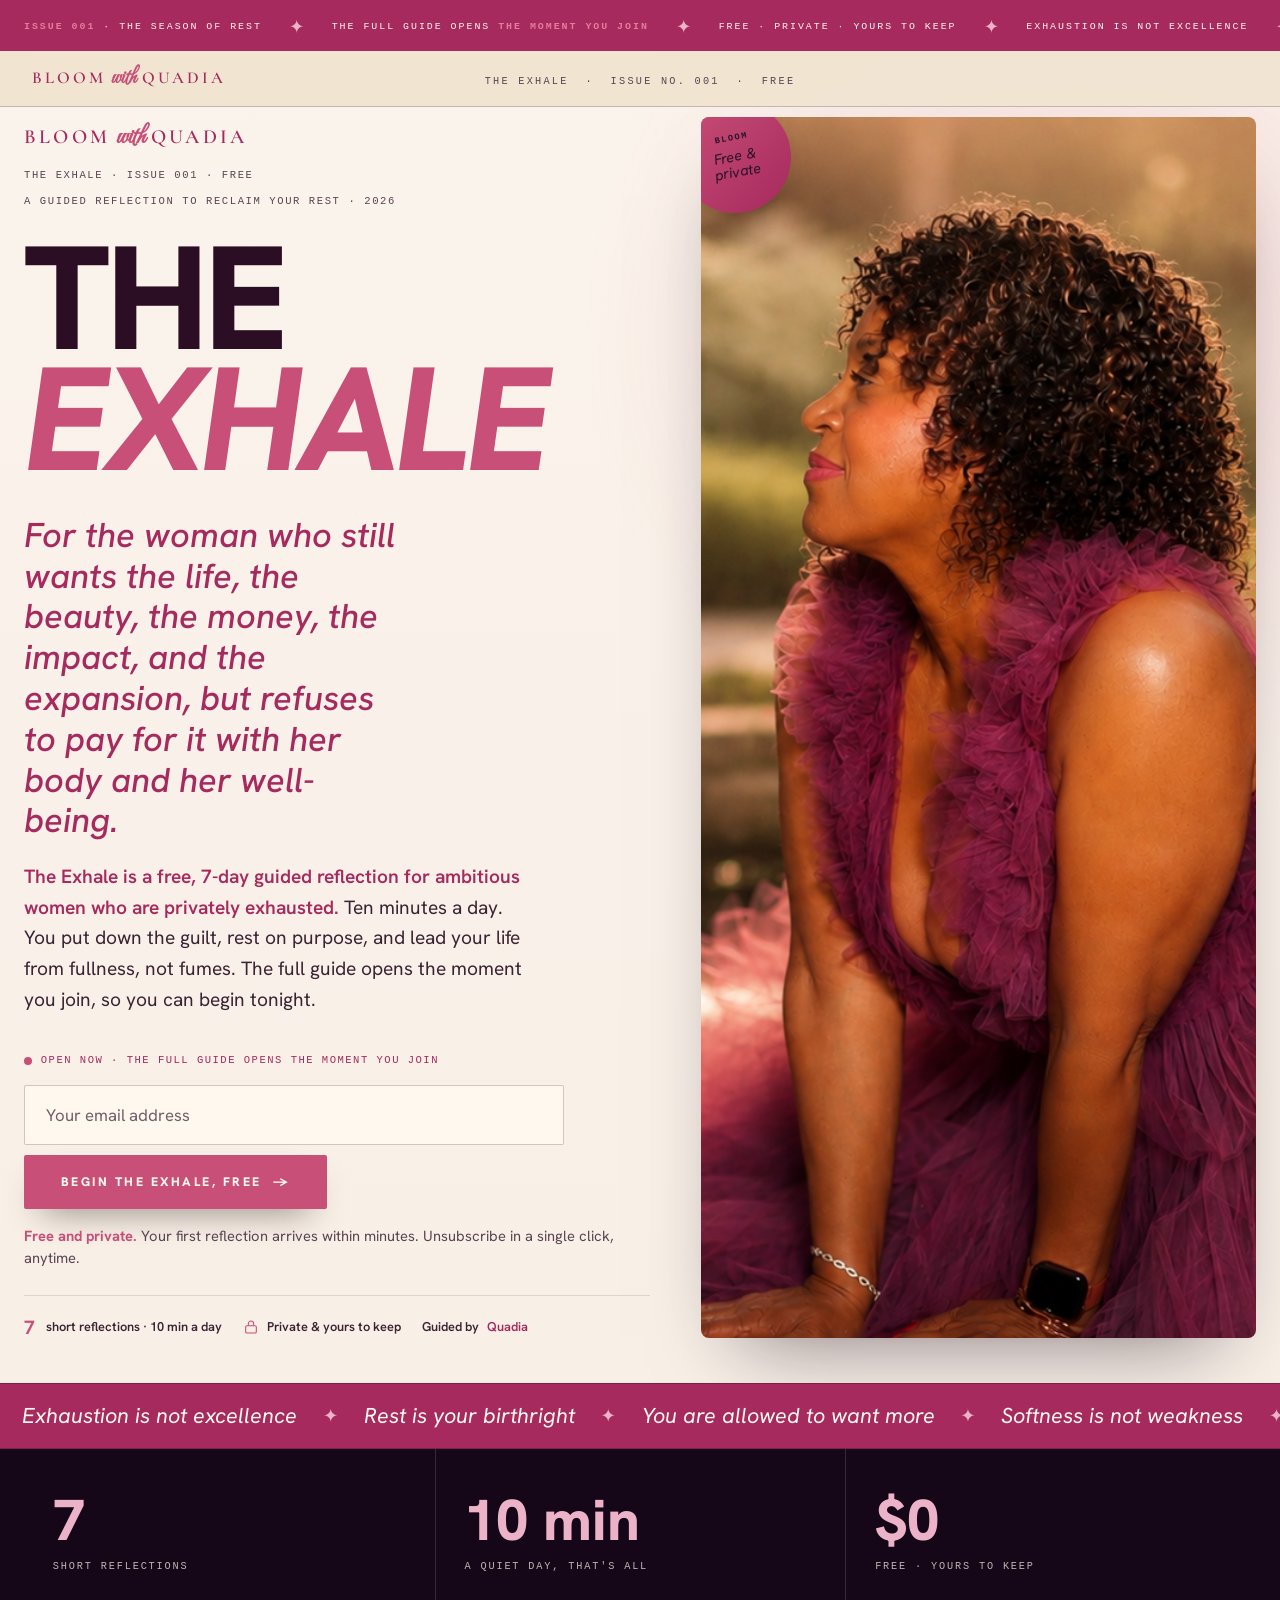
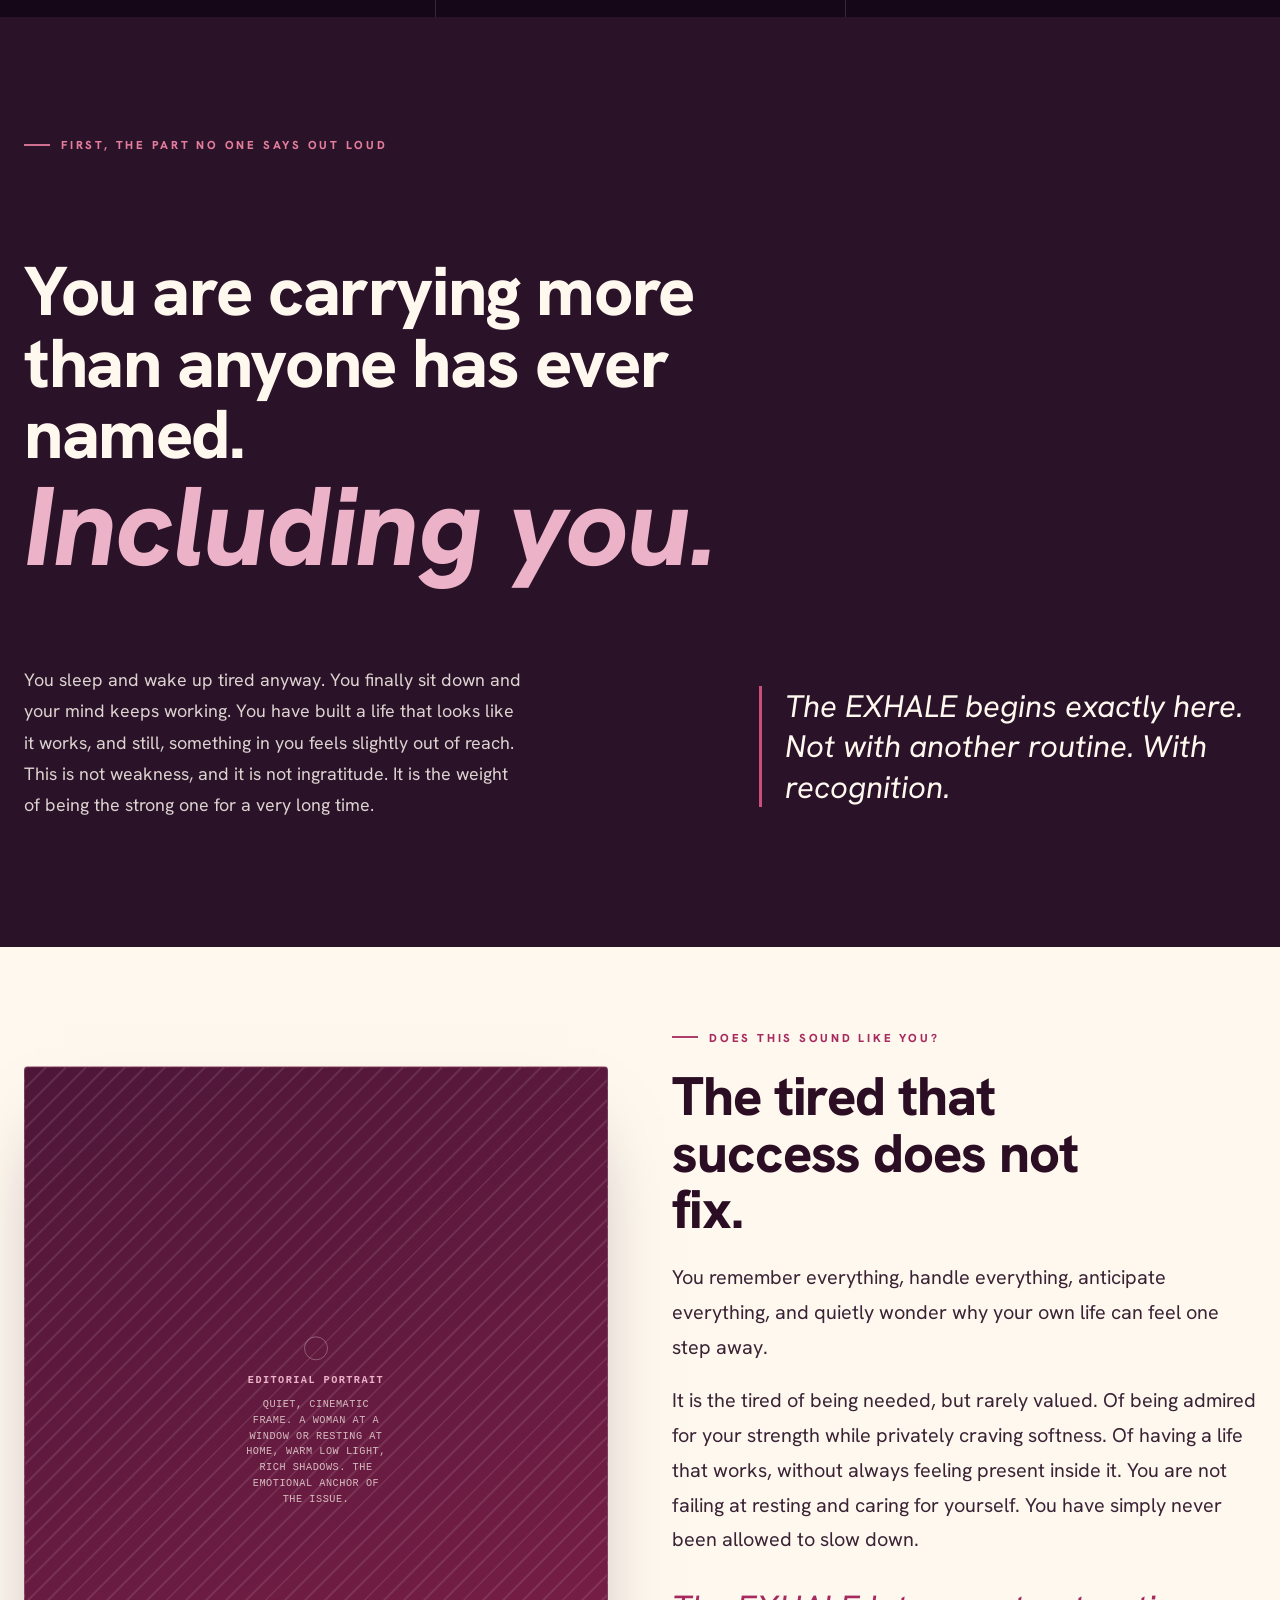
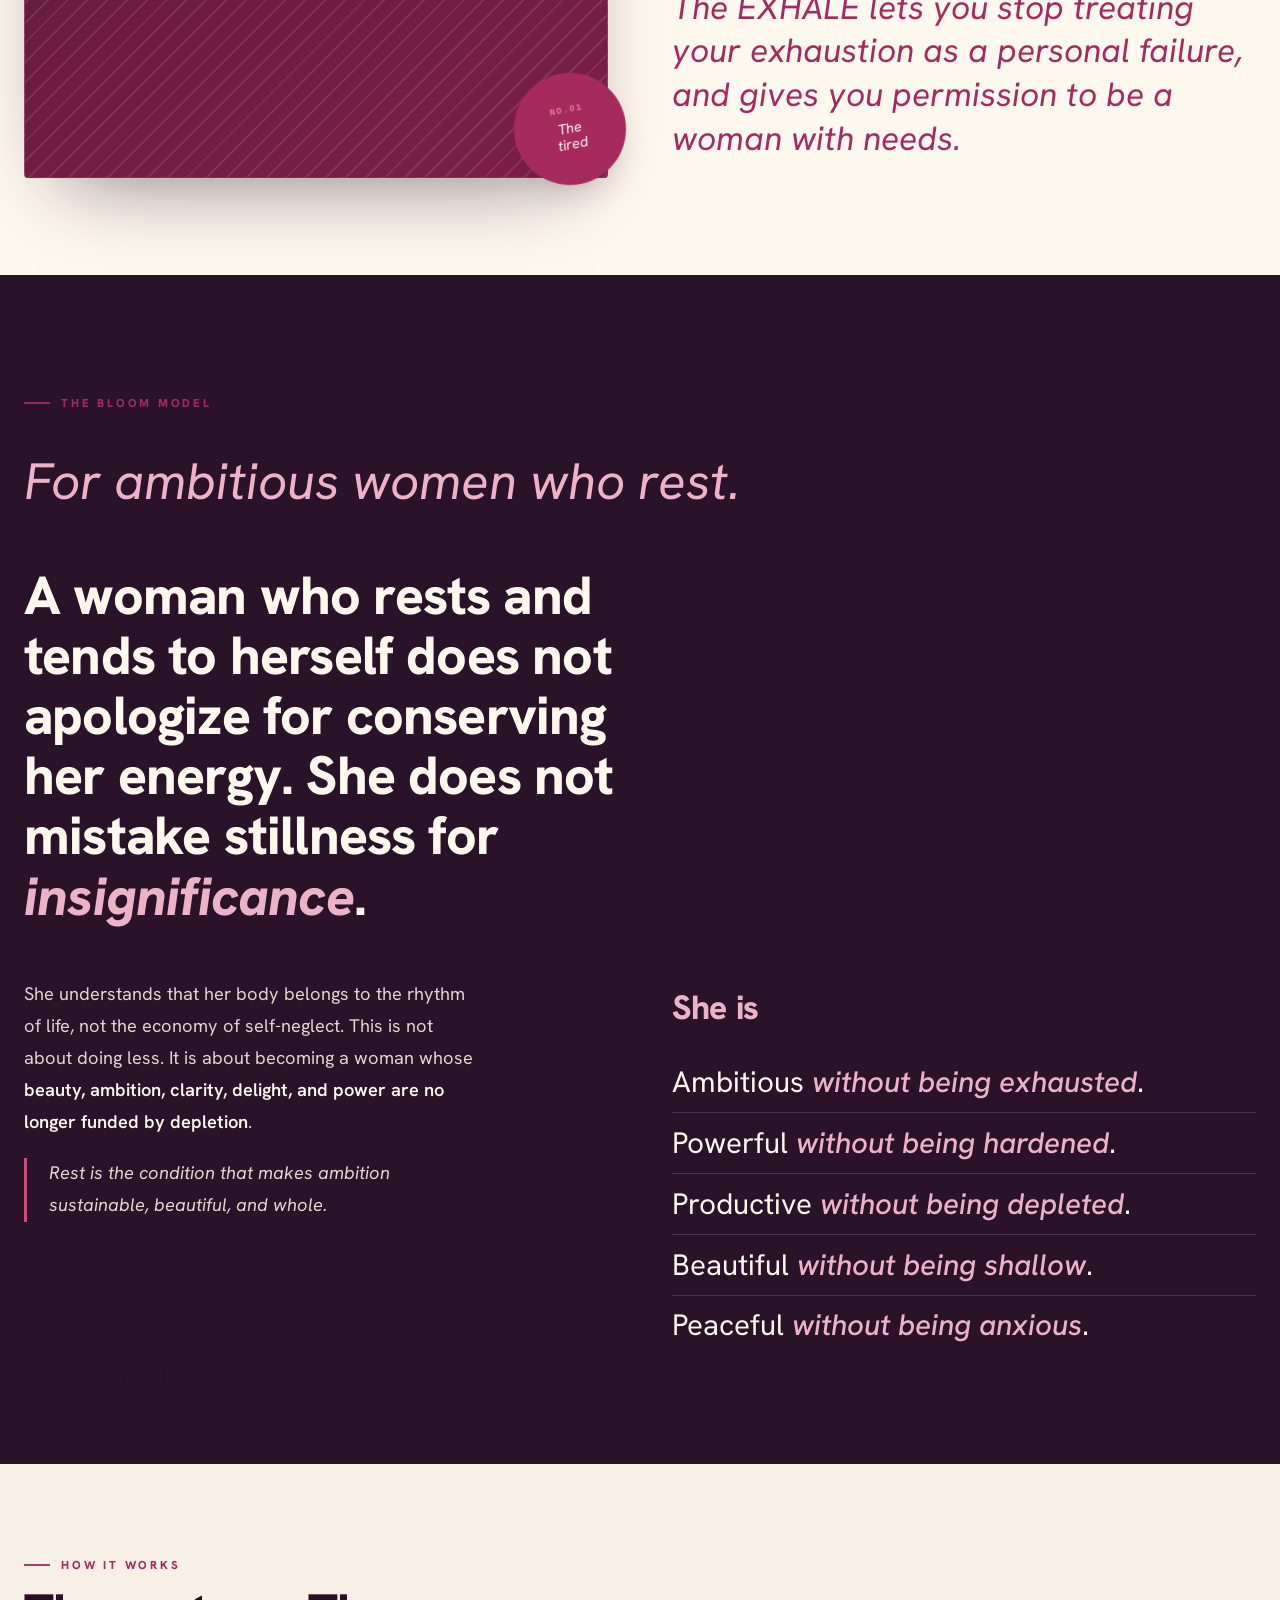
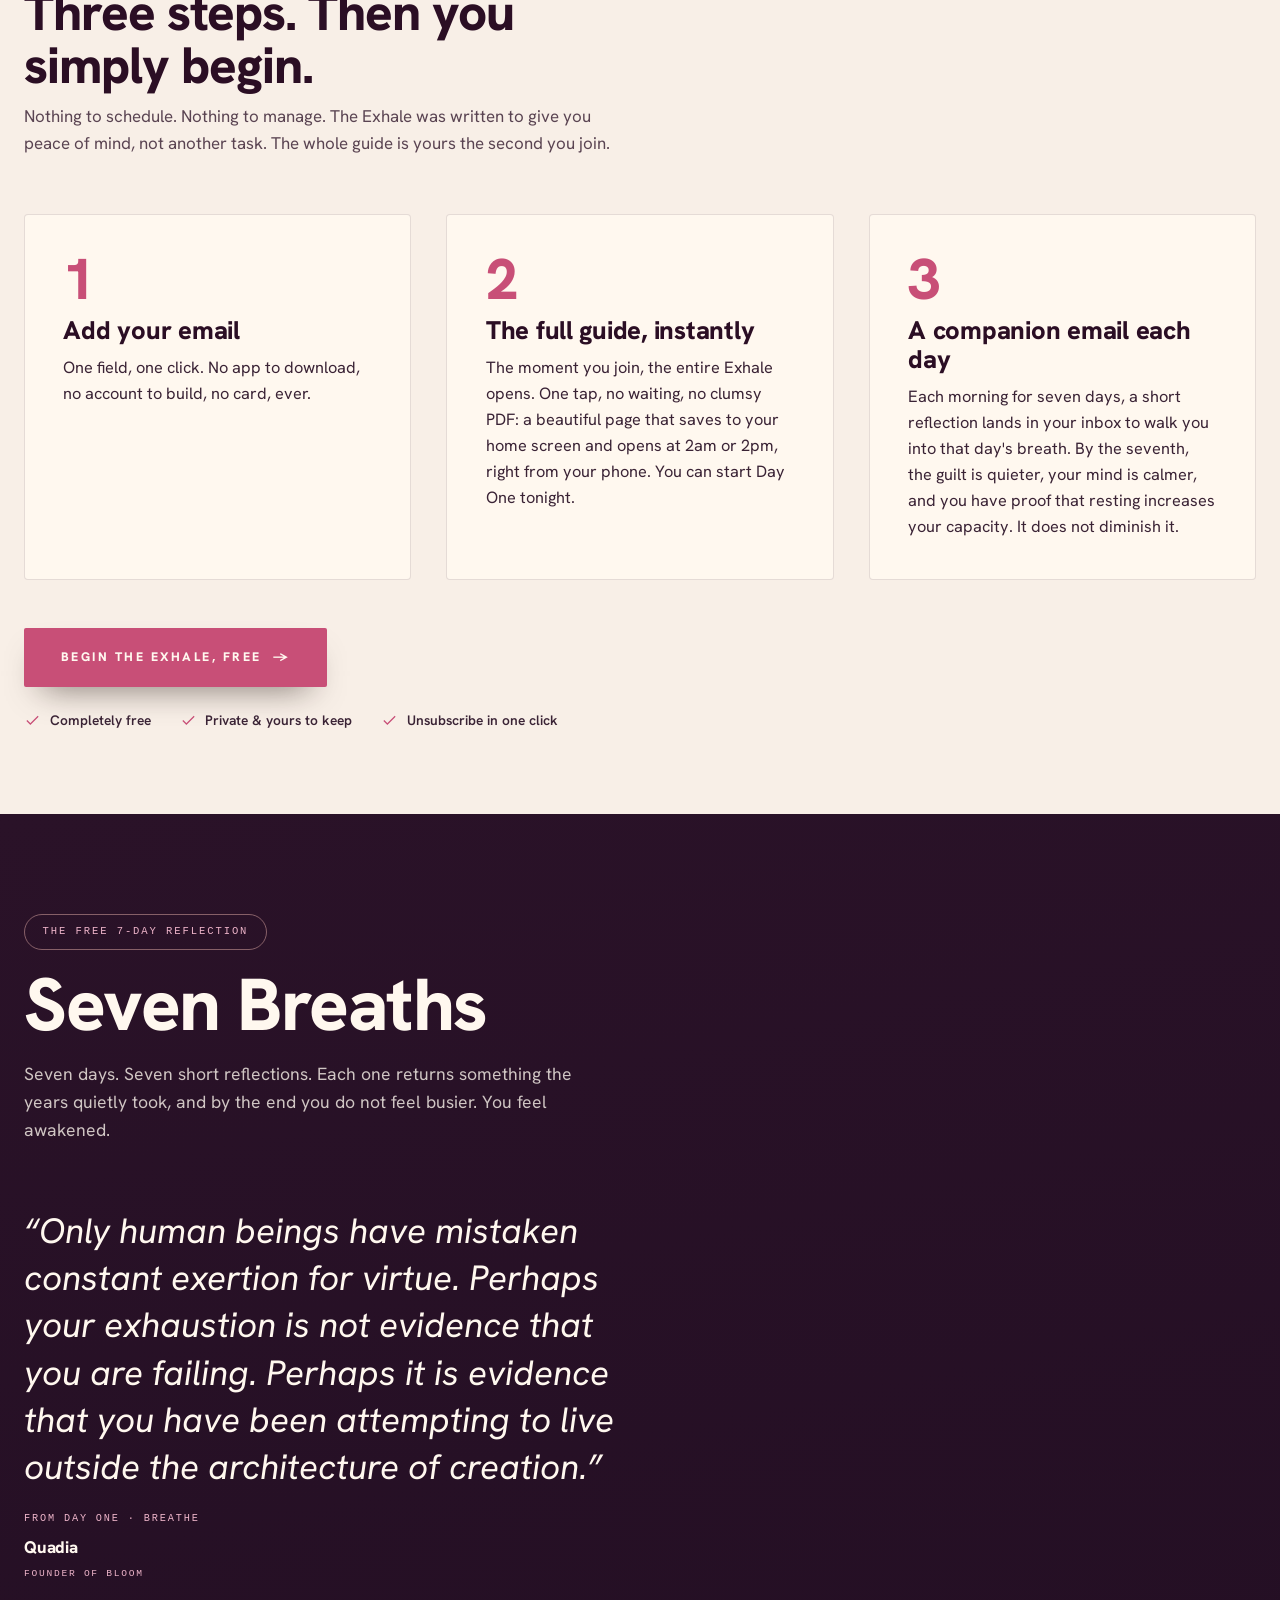
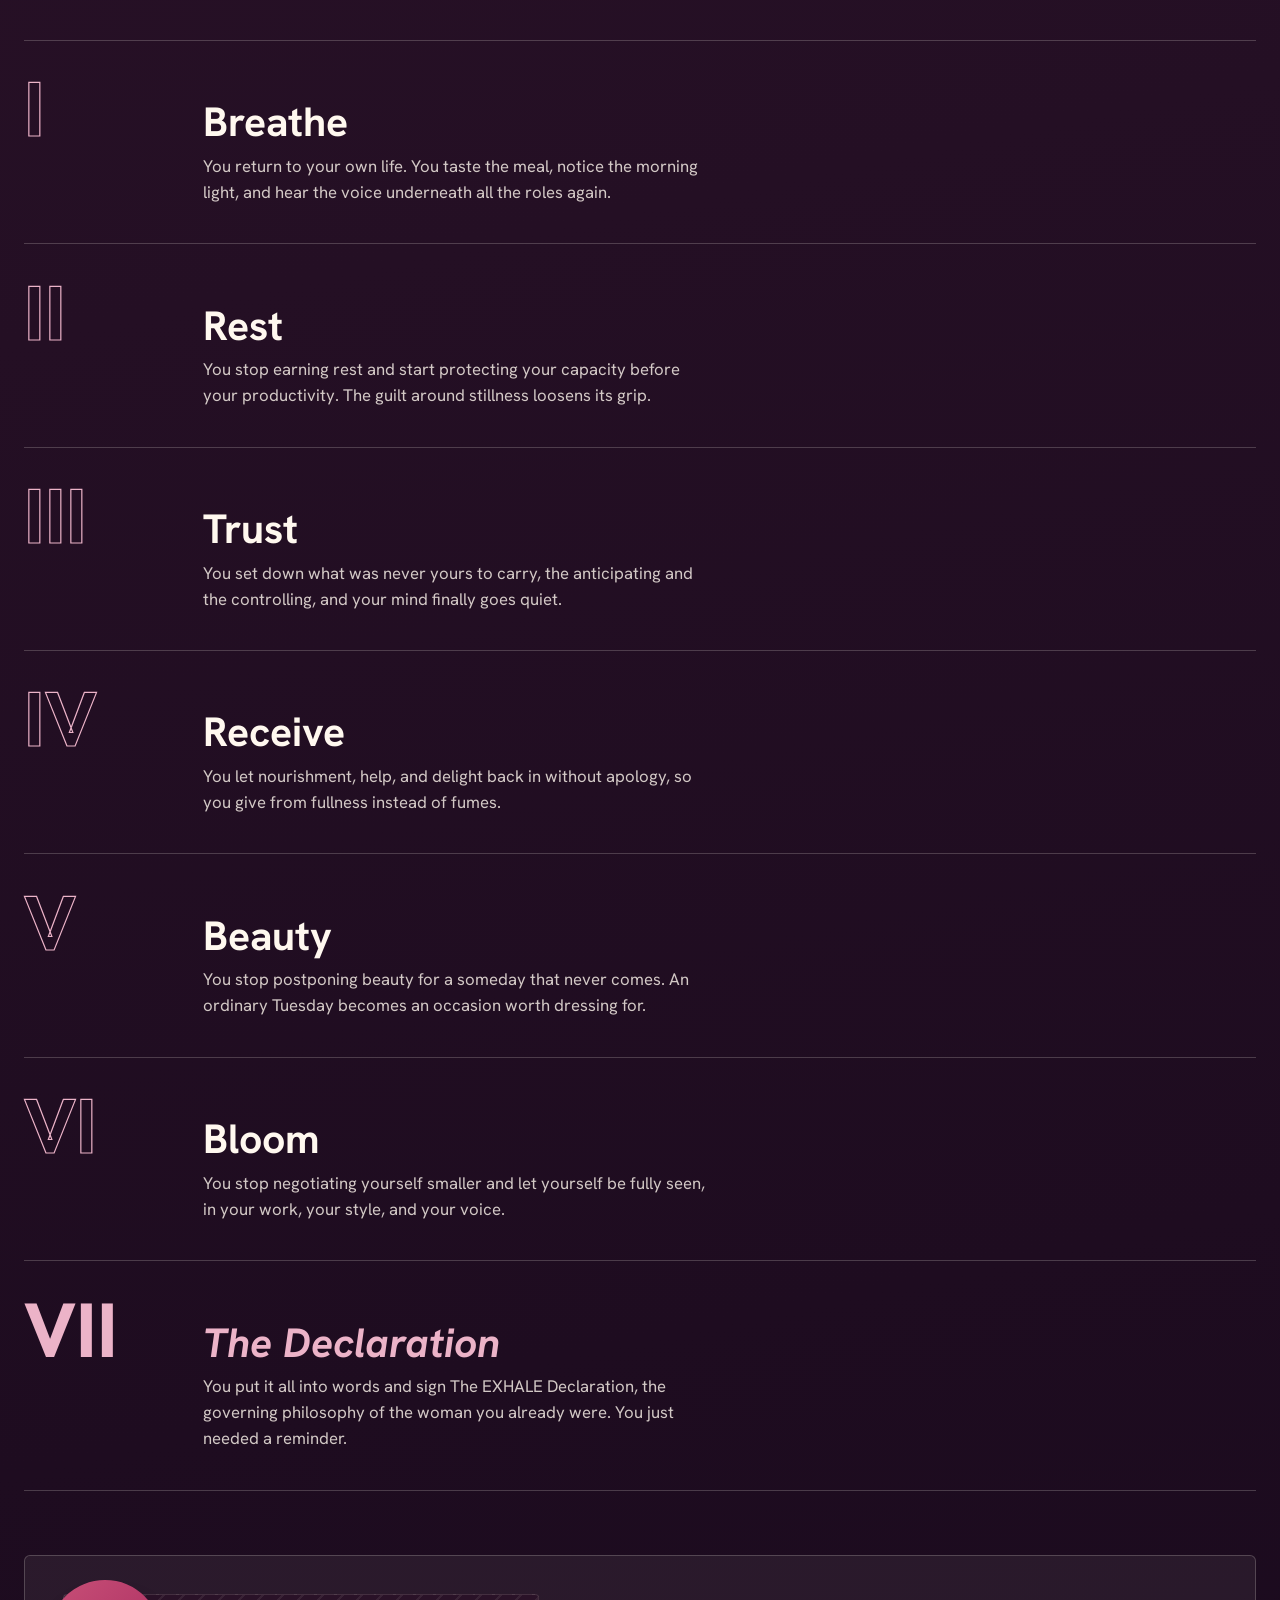
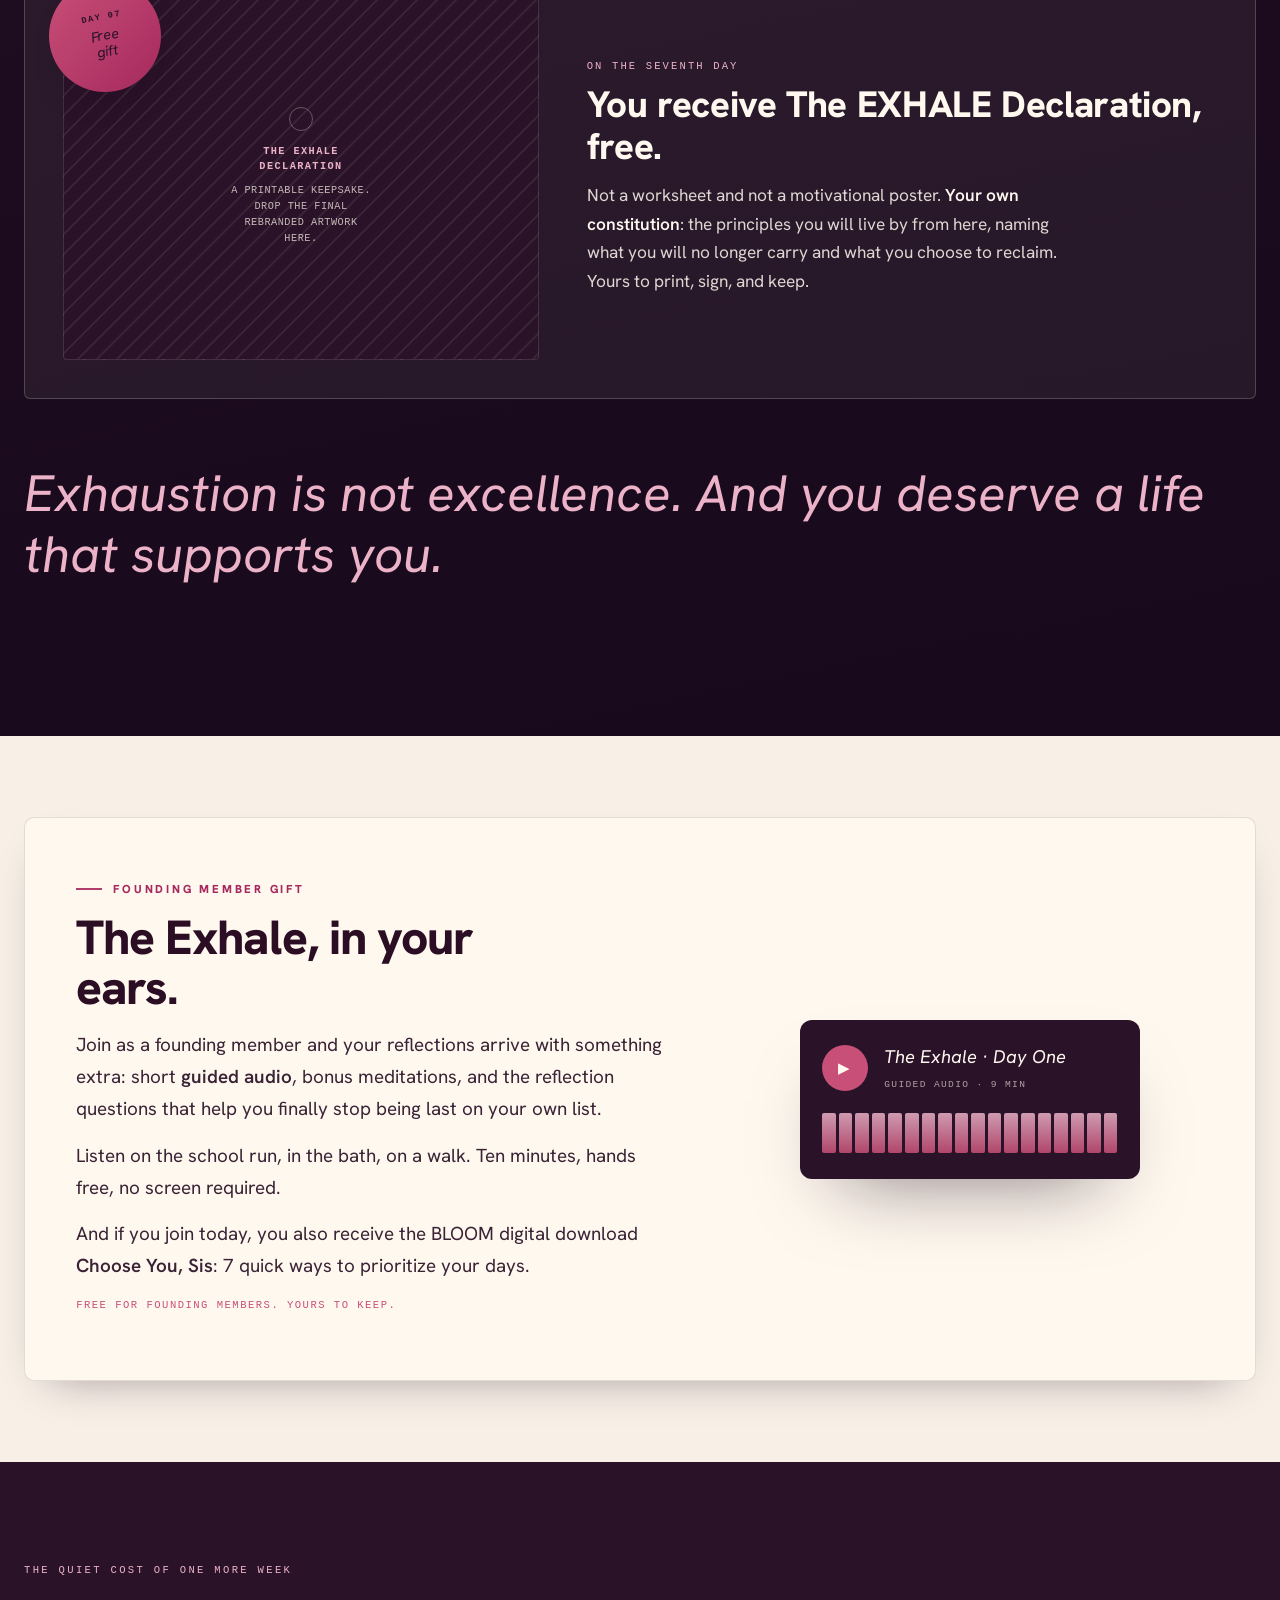
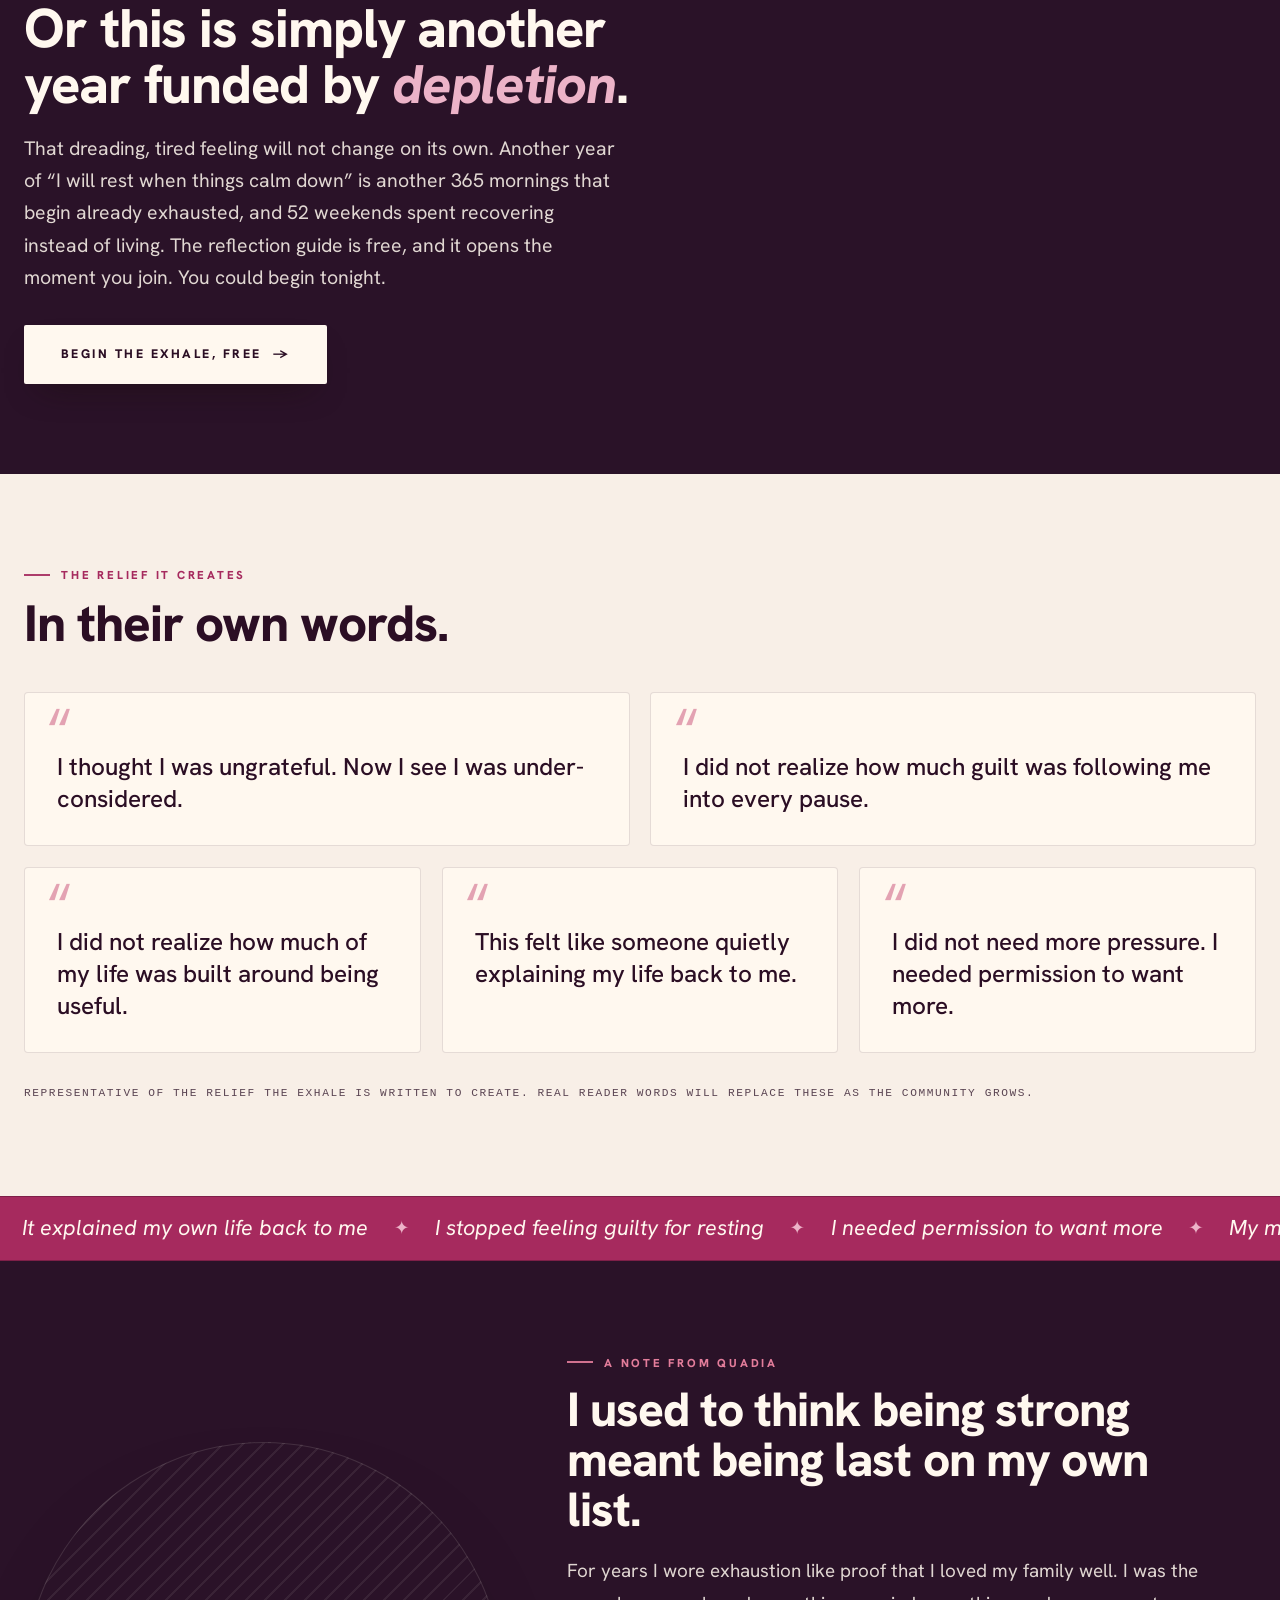
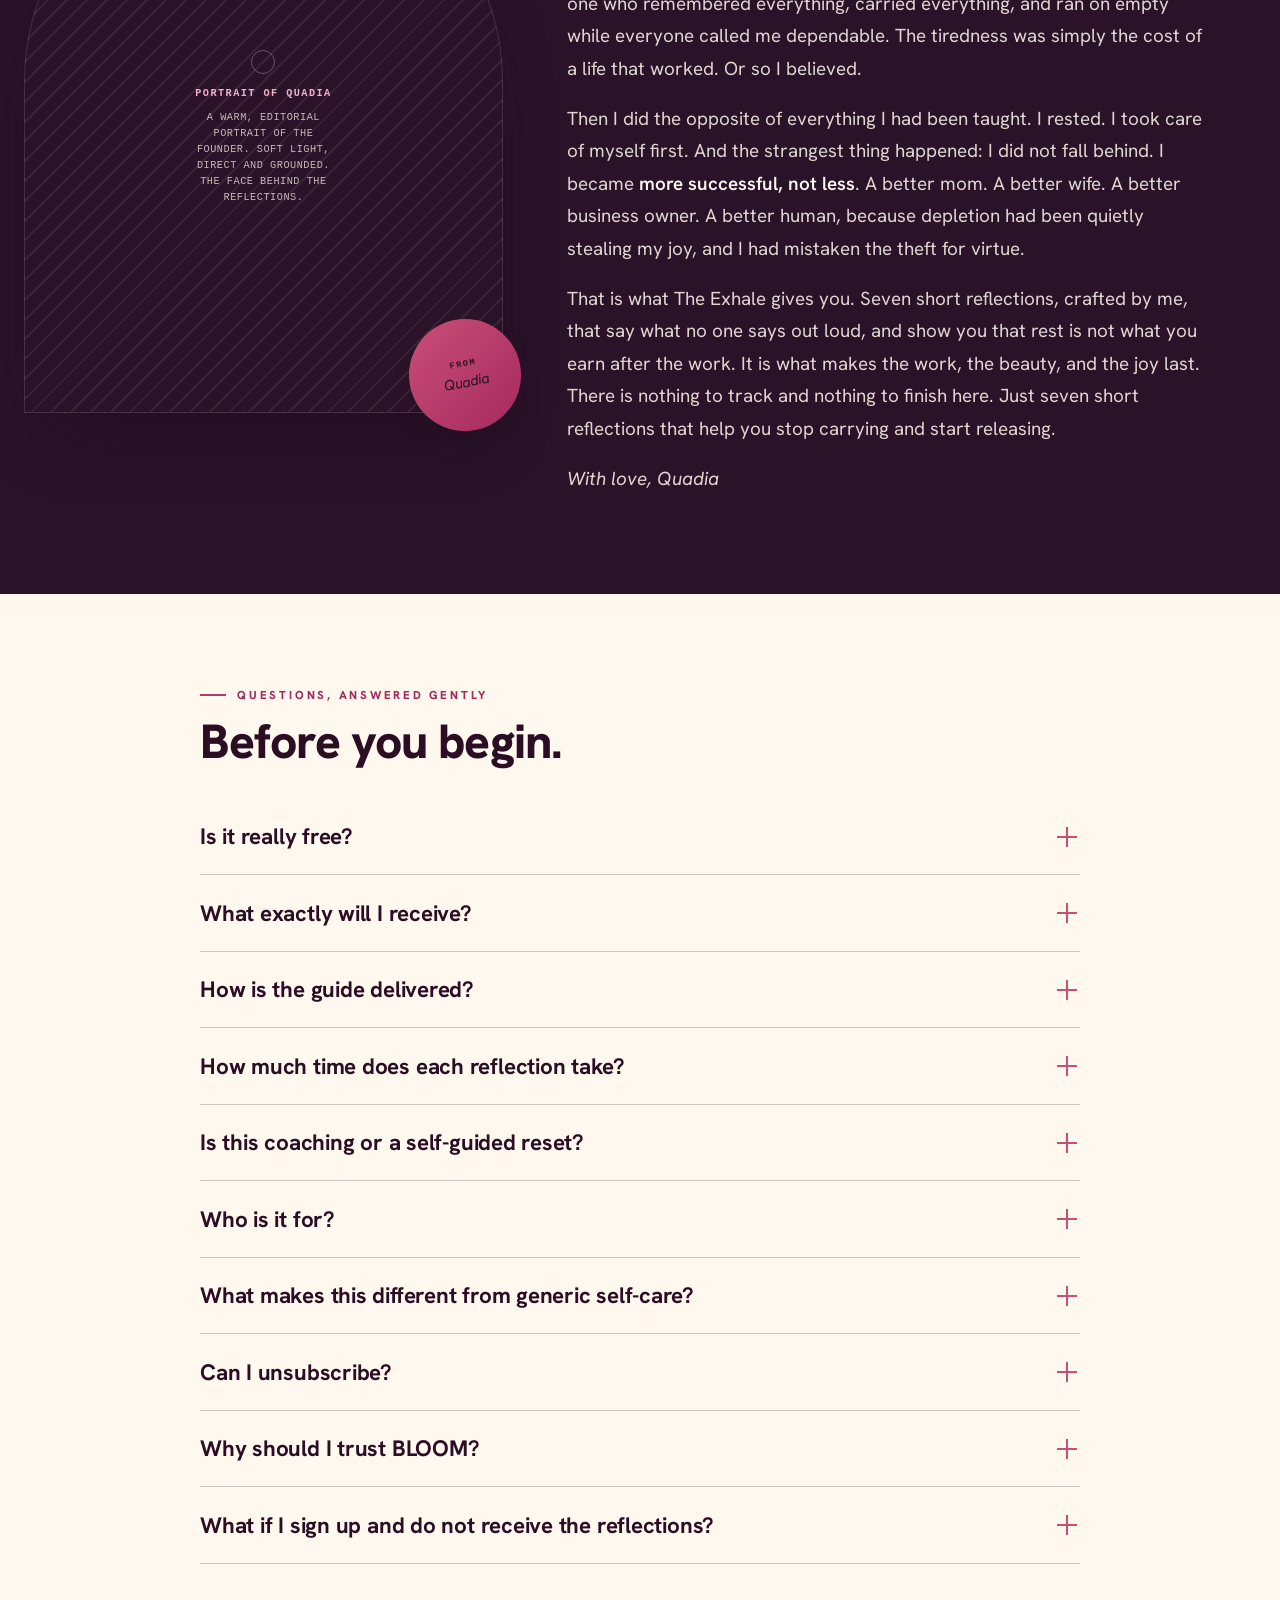
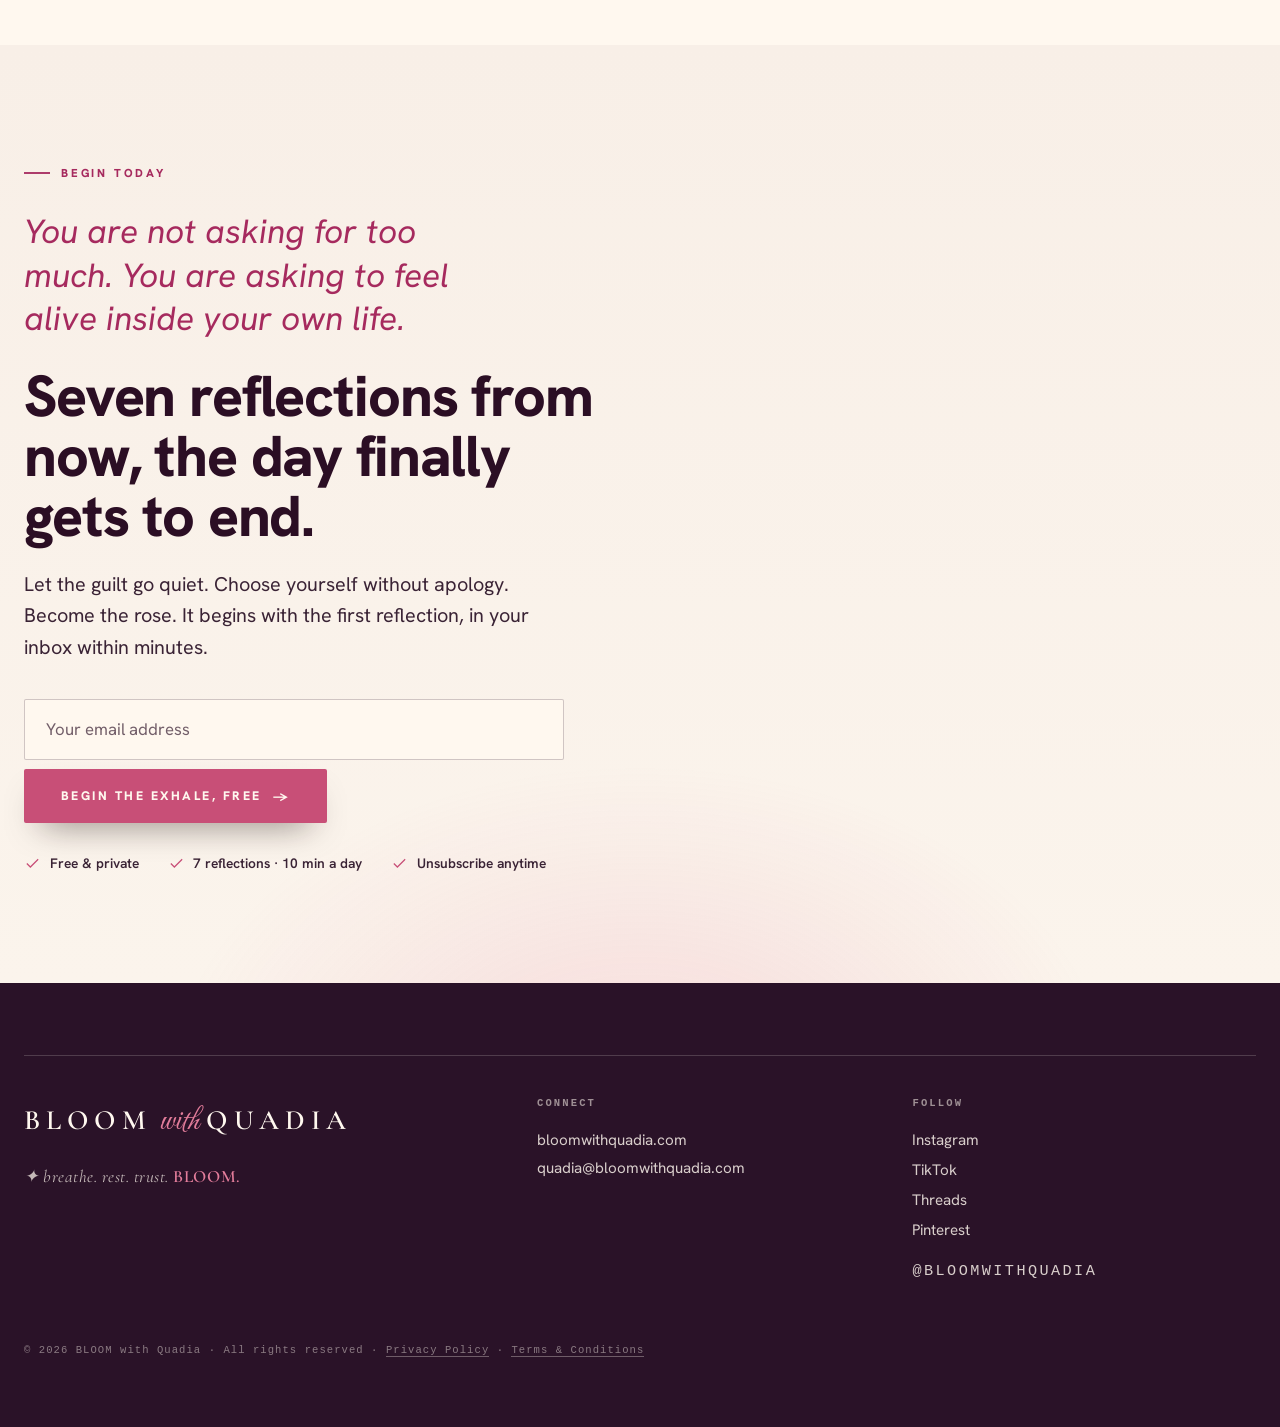
<file: index.html>
<!DOCTYPE html>
<html lang="en">
<head>
<meta charset="UTF-8" />
<meta name="viewport" content="width=device-width, initial-scale=1.0, viewport-fit=cover" />
<title>The Exhale · A free 7-day reset | BLOOM with Quadia</title>
<meta name="description" content="The Exhale: a free, private 7-day guided reflection for ambitious women who are privately exhausted. Seven short reflections, ten minutes a day. Begin free." />

<meta property="og:title" content="The Exhale · A free 7-day reset | BLOOM with Quadia" />
<meta property="og:description" content="For the woman who still wants the life, the beauty, the impact, and the expansion, but refuses to pay for it with her body. Seven reflections. Ten minutes a day. Free." />
<meta property="og:type" content="website" />
<!-- <meta property="og:image" content="https://YOURDOMAIN.com/share.jpg" /> -->

<link rel="preconnect" href="https://fonts.googleapis.com" />
<link rel="preconnect" href="https://fonts.gstatic.com" crossorigin />
<link href="https://fonts.googleapis.com/css2?family=Bodoni+Moda:ital,opsz,wght@0,6..96,400;0,6..96,500;0,6..96,600;0,6..96,700;1,6..96,400;1,6..96,500;1,6..96,600&family=Cormorant+Garamond:wght@500;600&family=Great+Vibes&family=Hanken+Grotesk:wght@300;400;500;600;700;800&display=swap" rel="stylesheet" />

<link rel="stylesheet" href="styles.css?v=13" />
<link rel="preload" as="image" href="hero-exhale-3.png" fetchpriority="high" />
</head>

<body id="top">

  <!-- ============ MASTHEAD ============ -->
  <header class="masthead" id="masthead">
    <div class="mh-announce" aria-hidden="true">
      <div class="mh-track">
        <span>
          <span class="mh-i"><b>Issue 001</b> &middot; The Season of Rest</span><span class="star">✦</span>
          <span class="mh-i">The full guide opens <b>the moment you join</b></span><span class="star">✦</span>
          <span class="mh-i">Free &middot; private &middot; yours to keep</span><span class="star">✦</span>
          <span class="mh-i">Exhaustion is not excellence</span><span class="star">✦</span>
        </span>
        <span>
          <span class="mh-i"><b>Issue 001</b> &middot; The Season of Rest</span><span class="star">✦</span>
          <span class="mh-i">The full guide opens <b>the moment you join</b></span><span class="star">✦</span>
          <span class="mh-i">Free &middot; private &middot; yours to keep</span><span class="star">✦</span>
          <span class="mh-i">Exhaustion is not excellence</span><span class="star">✦</span>
        </span>
      </div>
    </div>
    <div class="mh-nav">
      <a href="#top" class="mh-l">BLOOM <span class="scr">with</span> QUADIA</a>
      <div class="mh-c"><span class="mh-issue">The Exhale &nbsp;·&nbsp; Issue No. 001 &nbsp;·&nbsp; Free</span></div>
      <div class="mh-r"></div>
    </div>
  </header>

  <!-- ============ COVER / HERO — lead with the promise ============ -->
  <section class="cover">
    <div class="wrap">
      <div class="cover-grid">

        <div class="cover-left">
          <div class="cover-meta reveal">
            <div class="cm-brand">BLOOM <span class="scr">with</span> QUADIA</div>
            <div class="cm-line">The Exhale · Issue 001 · Free</div>
            <div class="cm-line">A Guided Reflection to Reclaim Your Rest · 2026</div>
          </div>
          <h1 class="wordmark reveal d1">The<span class="line2"><span class="breathe">Exhale</span></span></h1>
          <p class="cover-hook reveal d1">For the woman who still wants the life, the beauty, the money, the impact, and the expansion, but refuses to pay for it with her body and her well-being.</p>
          <p class="cover-sub reveal d2"><strong>The Exhale is a free, 7-day guided reflection for ambitious women who are privately exhausted.</strong> Ten minutes a day. You put down the guilt, rest on purpose, and lead your life from fullness, not fumes. The full guide opens the moment you join, so you can begin tonight.</p>

          <div class="cover-cta">
            <div class="instant reveal d3"><span class="pulse" aria-hidden="true"></span> Open now · the full guide opens the moment you join</div>
            <!-- ============================================================
                 SIGNUP · COVER  (MailerLite — see notes at bottom of file)
            ============================================================ -->
            <form class="signup reveal d3" action="REPLACE_WITH_MAILERLITE_FORM_ACTION_URL" method="post" target="_blank" data-redirect="thank-you.html" novalidate>
              <input type="email" name="fields[email]" placeholder="Your email address" required aria-label="Your email address" />
              <button type="submit" class="btn btn--amber">Begin the Exhale, free <span class="arr" aria-hidden="true">&rarr;</span></button>
            </form>
            <p class="form-note reveal d3"><b>Free and private.</b> Your first reflection arrives within minutes. Unsubscribe in a single click, anytime.</p>

            <div class="cover-trust reveal d4">
              <span class="ct"><b>7</b>&nbsp;short reflections · 10 min a day</span>
              <span class="ct">
                <svg viewBox="0 0 24 24" fill="none" stroke="currentColor" stroke-width="1.6" aria-hidden="true"><rect x="4" y="10" width="16" height="11" rx="2"/><path d="M8 10V7a4 4 0 0 1 8 0v3"/></svg>
                Private &amp; yours to keep
              </span>
              <span class="ct">Guided by <strong style="color:var(--oxblood)">Quadia</strong></span>
            </div>
          </div>
        </div>

        <div class="cover-right reveal d2">
          <div class="cover-img">
            <div class="sticker" aria-hidden="true"><span><b>BLOOM</b>Free &amp;<br>private</span></div>
            <img class="cover-photo" src="hero-exhale-3.png" fetchpriority="high" decoding="async" alt="A woman in a magenta tulle gown resting in a sunlit garden beside a fountain, mid-exhale" />
          </div>
        </div>

      </div>
    </div>
  </section>

  <!-- ============ TICKER ============ -->
  <div class="ticker" aria-hidden="true">
    <div class="track">
      <span><span class="t">Exhaustion is not excellence</span><span class="dot">✦</span><span class="t">Rest is your birthright</span><span class="dot">✦</span><span class="t">You are allowed to want more</span><span class="dot">✦</span><span class="t">Softness is not weakness</span><span class="dot">✦</span></span>
      <span><span class="t">Exhaustion is not excellence</span><span class="dot">✦</span><span class="t">Rest is your birthright</span><span class="dot">✦</span><span class="t">You are allowed to want more</span><span class="dot">✦</span><span class="t">Softness is not weakness</span><span class="dot">✦</span></span>
    </div>
  </div>

  <!-- ============ OFFER / STAT BAR ============ -->
  <section class="idbar">
    <div class="id-grid">
      <div class="id-cell reveal"><div class="id-n">7</div><div class="id-t">Short reflections</div></div>
      <div class="id-cell reveal d1"><div class="id-n">10 min</div><div class="id-t">A quiet day, that's all</div></div>
      <div class="id-cell reveal d2"><div class="id-n">$0</div><div class="id-t">Free &middot; yours to keep</div></div>
    </div>
  </section>

  <!-- ============ PROBLEM · name the tired ============ -->
  <section class="manifesto on-dark">
    <div class="wrap">
      <span class="label reveal" style="margin-bottom:2rem;">First, the part no one says out loud</span>
      <p class="lede reveal d1">You are carrying more than anyone has ever named.<span class="now">Including you.</span></p>
      <div class="mf-foot">
        <p class="reveal">You sleep and wake up tired anyway. You finally sit down and your mind keeps working. You have built a life that looks like it works, and still, something in you feels slightly out of reach. This is not weakness, and it is not ingratitude. It is the weight of being the strong one for a very long time.</p>
        <p class="pull reveal d1">The EXHALE begins exactly here. Not with another routine. With recognition.</p>
      </div>
    </div>
  </section>

  <!-- ============ AGITATE · the tired that sleep cannot touch ============ -->
  <section class="spread paper">
    <div class="wrap">
      <div class="spread-grid">
        <div class="spread-media reveal">
          <div class="ph dark ph--soft" data-parallax="0.07" role="img" aria-label="Editorial portrait placeholder">
            <span class="ph-label"><b>Editorial portrait</b>Quiet, cinematic frame. A woman at a window or resting at home, warm low light, rich shadows. The emotional anchor of the issue.</span>
          </div>
          <span class="sticker ox" style="bottom:-18px; right:-18px;" aria-hidden="true"><span><b>NO.01</b>The<br>tired</span></span>
        </div>
        <div>
          <div class="kick reveal"><span class="label">Does this sound like you?</span></div>
          <h2 class="reveal d1">The tired that success does not fix.</h2>
          <div class="body">
            <p class="reveal d1">You remember everything, handle everything, anticipate everything, and quietly wonder why your own life can feel one step away.</p>
            <p class="reveal">It is the tired of being needed, but rarely valued. Of being admired for your strength while privately craving softness. Of having a life that works, without always feeling present inside it. You are not failing at resting and caring for yourself. You have simply never been allowed to slow down.</p>
          </div>
          <p class="close-line reveal">The EXHALE lets you stop treating your exhaustion as a personal failure, and gives you permission to be a woman with needs.</p>
        </div>
      </div>
    </div>
  </section>

  <!-- ============ THE BLOOM MODEL · the identity you step into ============ -->
  <section class="creedx">
    <span class="bignum" aria-hidden="true">B</span>
    <div class="wrap">
      <span class="label reveal">The BLOOM Model</span>
      <div class="cx-tagline reveal">For ambitious women who rest.</div>
      <p class="cx-lead reveal d1">A woman who rests and tends to herself does not apologize for conserving her energy. She does not mistake stillness for <em>insignificance</em>.</p>
      <div class="cx-grid">
        <div class="cx-body reveal d1">
          <p>She understands that her body belongs to the rhythm of life, not the economy of self-neglect. This is not about doing less. It is about becoming a woman whose <strong>beauty, ambition, clarity, delight, and power are no longer funded by depletion</strong>.</p>
          <p class="cx-mid">Rest is the condition that makes ambition sustainable, beautiful, and whole.</p>
        </div>
        <div>
          <div class="cx-anti-h reveal d2">She is</div>
          <ul class="cx-anti reveal d2">
            <li>Ambitious <b>without being exhausted</b>.</li>
            <li>Powerful <b>without being hardened</b>.</li>
            <li>Productive <b>without being depleted</b>.</li>
            <li>Beautiful <b>without being shallow</b>.</li>
            <li>Peaceful <b>without being anxious</b>.</li>
          </ul>
        </div>
      </div>
    </div>
  </section>

  <!-- ============ HOW IT WORKS · three simple steps ============ -->
  <section class="how">
    <div class="wrap">
      <div class="how-head">
        <span class="label reveal">How it works</span>
        <h2 class="reveal d1">Three steps. Then you simply begin.</h2>
        <p class="reveal d1">Nothing to schedule. Nothing to manage. The Exhale was written to give you peace of mind, not another task. The whole guide is yours the second you join.</p>
      </div>
      <div class="how-grid">
        <div class="how-step reveal">
          <div class="hs-n">1</div>
          <h3>Add your email</h3>
          <p>One field, one click. No app to download, no account to build, no card, ever.</p>
        </div>
        <div class="how-step reveal d1">
          <div class="hs-n">2</div>
          <h3>The full guide, instantly</h3>
          <p>The moment you join, the entire Exhale opens. One tap, no waiting, no clumsy PDF: a beautiful page that saves to your home screen and opens at 2am or 2pm, right from your phone. You can start Day One tonight.</p>
        </div>
        <div class="how-step reveal d2">
          <div class="hs-n">3</div>
          <h3>A companion email each day</h3>
          <p>Each morning for seven days, a short reflection lands in your inbox to walk you into that day's breath. By the seventh, the guilt is quieter, your mind is calmer, and you have proof that resting increases your capacity. It does not diminish it.</p>
        </div>
      </div>
      <div class="how-foot reveal d2">
        <a href="#begin" class="btn btn--amber">Begin the Exhale, free <span class="arr" aria-hidden="true">&rarr;</span></a>
        <div class="reassure" style="margin-top:1.4rem;">
          <span class="ra"><svg viewBox="0 0 24 24" fill="none" stroke="currentColor" stroke-width="1.7" aria-hidden="true"><path d="M20 6 9 17l-5-5"/></svg> Completely free</span>
          <span class="ra"><svg viewBox="0 0 24 24" fill="none" stroke="currentColor" stroke-width="1.7" aria-hidden="true"><path d="M20 6 9 17l-5-5"/></svg> Private &amp; yours to keep</span>
          <span class="ra"><svg viewBox="0 0 24 24" fill="none" stroke="currentColor" stroke-width="1.7" aria-hidden="true"><path d="M20 6 9 17l-5-5"/></svg> Unsubscribe in one click</span>
        </div>
      </div>
    </div>
  </section>

  <!-- ============ WHAT'S INSIDE · the 7-day transformation ============ -->
  <section class="breaths on-dark" id="inside">
    <div class="wrap">
      <div class="bx-head">
        <span class="valueline reveal">The free 7-day reflection</span>
        <h2 class="reveal d1" style="margin-top:1rem;">Seven Breaths</h2>
        <p class="reveal d1">Seven days. Seven short reflections. Each one returns something the years quietly took, and by the end you do not feel busier. You feel awakened.</p>
      </div>

      <div class="qfeature reveal">
        <p>“Only human beings have mistaken constant exertion for virtue. Perhaps your exhaustion is not evidence that you are failing. Perhaps it is evidence that you have been attempting to live outside the architecture of creation.”</p>
        <div class="qby">From Day One · Breathe</div>
        <div class="qby-name">Quadia<span>Founder of BLOOM</span></div>
      </div>

      <div class="verses">
        <div class="verse reveal"><div class="vn">I</div><div><div class="vt">Breathe</div><div class="vd">You return to your own life. You taste the meal, notice the morning light, and hear the voice underneath all the roles again.</div></div></div>
        <div class="verse reveal"><div class="vn">II</div><div><div class="vt">Rest</div><div class="vd">You stop earning rest and start protecting your capacity before your productivity. The guilt around stillness loosens its grip.</div></div></div>
        <div class="verse reveal"><div class="vn">III</div><div><div class="vt">Trust</div><div class="vd">You set down what was never yours to carry, the anticipating and the controlling, and your mind finally goes quiet.</div></div></div>
        <div class="verse reveal"><div class="vn">IV</div><div><div class="vt">Receive</div><div class="vd">You let nourishment, help, and delight back in without apology, so you give from fullness instead of fumes.</div></div></div>
        <div class="verse reveal"><div class="vn">V</div><div><div class="vt">Beauty</div><div class="vd">You stop postponing beauty for a someday that never comes. An ordinary Tuesday becomes an occasion worth dressing for.</div></div></div>
        <div class="verse reveal"><div class="vn">VI</div><div><div class="vt">Bloom</div><div class="vd">You stop negotiating yourself smaller and let yourself be fully seen, in your work, your style, and your voice.</div></div></div>
        <div class="verse final reveal"><div class="vn">VII</div><div><div class="vt">The Declaration</div><div class="vd">You put it all into words and sign The EXHALE Declaration, the governing philosophy of the woman you already were. You just needed a reminder.</div></div></div>
      </div>

      <div class="decl reveal">
        <div class="decl-media">
          <div class="ph noir" role="img" aria-label="The EXHALE Declaration placeholder">
            <span class="ph-label"><b>The EXHALE Declaration</b>A printable keepsake. Drop the final rebranded artwork here.</span>
          </div>
          <span class="sticker decl-badge" aria-hidden="true"><span><b>DAY 07</b>Free<br>gift</span></span>
        </div>
        <div class="decl-body">
          <div class="decl-k">On the seventh day</div>
          <h3>You receive The EXHALE Declaration, free.</h3>
          <p>Not a worksheet and not a motivational poster. <strong>Your own constitution</strong>: the principles you will live by from here, naming what you will no longer carry and what you choose to reclaim. Yours to print, sign, and keep.</p>
        </div>
      </div>

      <div class="creed">
        <p class="gospel reveal">Exhaustion is not excellence. And you deserve a life that supports you.</p>
      </div>
    </div>
  </section>

  <!-- ============ FOUNDING READER BONUS · audio ============ -->
  <section class="bonus">
    <div class="wrap">
      <div class="bonus-card">
        <div class="bonus-body reveal">
          <span class="label">Founding Member Gift</span>
          <h2>The Exhale, in your ears.</h2>
          <p>Join as a founding member and your reflections arrive with something extra: short <strong>guided audio</strong>, bonus meditations, and the reflection questions that help you finally stop being last on your own list.</p>
          <p>Listen on the school run, in the bath, on a walk. Ten minutes, hands free, no screen required.</p>
          <p>And if you join today, you also receive the BLOOM digital download <strong>Choose You, Sis</strong>: 7 quick ways to prioritize your days.</p>
          <p class="bonus-note">Free for founding members. Yours to keep.</p>
        </div>
        <div class="bonus-media reveal d1">
          <div class="audio-card">
            <div class="audio-top">
              <button class="audio-play" aria-hidden="true">&#9654;</button>
              <div class="audio-meta">
                <div class="audio-t">The Exhale &middot; Day One</div>
                <div class="audio-d">Guided audio &middot; 9 min</div>
              </div>
            </div>
            <div class="waveform" aria-hidden="true">
              <span style="animation-delay:0s"></span><span style="animation-delay:-1.1s"></span><span style="animation-delay:-0.4s"></span><span style="animation-delay:-0.9s"></span><span style="animation-delay:-0.2s"></span><span style="animation-delay:-1.3s"></span><span style="animation-delay:-0.6s"></span><span style="animation-delay:-0.1s"></span><span style="animation-delay:-1.0s"></span><span style="animation-delay:-0.5s"></span><span style="animation-delay:-1.2s"></span><span style="animation-delay:-0.3s"></span><span style="animation-delay:-0.8s"></span><span style="animation-delay:-0.15s"></span><span style="animation-delay:-1.05s"></span><span style="animation-delay:-0.45s"></span><span style="animation-delay:-0.7s"></span><span style="animation-delay:-1.25s"></span>
            </div>
          </div>
        </div>
      </div>
    </div>
  </section>

  <!-- ============ COST OF WAITING · honest urgency ============ -->
  <section class="costwait">
    <div class="wrap">
      <span class="cw-k reveal">The quiet cost of one more week</span>
      <h2 class="reveal d1">Or this is simply another year funded by <em>depletion</em>.</h2>
      <p class="reveal d1">That dreading, tired feeling will not change on its own. Another year of “I will rest when things calm down” is another 365 mornings that begin already exhausted, and 52 weekends spent recovering instead of living. The reflection guide is free, and it opens the moment you join. You could begin tonight.</p>
      <a href="#begin" class="btn btn--cream reveal d2">Begin the Exhale, free <span class="arr" aria-hidden="true">&rarr;</span></a>
    </div>
  </section>

  <!-- ============ PROOF · the relief it creates ============ -->
  <section class="voices">
    <div class="wrap">
      <span class="label reveal">The relief it creates</span>
      <h2 class="v-head reveal d1" style="margin-top:0.7rem;">In their own words.</h2>
      <div class="v-grid">
        <div class="vbox reveal"><p>I thought I was ungrateful. Now I see I was under-considered.</p></div>
        <div class="vbox reveal d1"><p>I did not realize how much guilt was following me into every pause.</p></div>
        <div class="vbox reveal"><p>I did not realize how much of my life was built around being useful.</p></div>
        <div class="vbox reveal d1"><p>This felt like someone quietly explaining my life back to me.</p></div>
        <div class="vbox reveal d2"><p>I did not need more pressure. I needed permission to want more.</p></div>
      </div>
      <p class="mono v-note reveal">Representative of the relief the Exhale is written to create. Real reader words will replace these as the community grows.</p>
    </div>
  </section>

  <!-- ============ TESTIMONIAL TICKER ============ -->
  <div class="ticker" aria-hidden="true">
    <div class="track">
      <span><span class="t">It explained my own life back to me</span><span class="dot">✦</span><span class="t">I stopped feeling guilty for resting</span><span class="dot">✦</span><span class="t">I needed permission to want more</span><span class="dot">✦</span><span class="t">My mind finally went quiet</span><span class="dot">✦</span></span>
      <span><span class="t">It explained my own life back to me</span><span class="dot">✦</span><span class="t">I stopped feeling guilty for resting</span><span class="dot">✦</span><span class="t">I needed permission to want more</span><span class="dot">✦</span><span class="t">My mind finally went quiet</span><span class="dot">✦</span></span>
    </div>
  </div>

  <!-- ============ FROM QUADIA · founder note ============ -->
  <section class="founder on-dark">
    <div class="wrap">
      <div class="fd-grid">
        <div class="fd-media reveal">
          <div class="ph noir ph--arch" role="img" aria-label="Portrait of Quadia placeholder">
            <span class="ph-label"><b>Portrait of Quadia</b>A warm, editorial portrait of the founder. Soft light, direct and grounded. The face behind the reflections.</span>
          </div>
          <span class="sticker" style="bottom:-18px; right:-18px;" aria-hidden="true"><span><b>FROM</b>Quadia</span></span>
        </div>
        <div class="fd-body">
          <span class="label reveal">A note from Quadia</span>
          <h2 class="reveal d1">I used to think being strong meant being last on my own list.</h2>
          <p class="reveal d1">For years I wore exhaustion like proof that I loved my family well. I was the one who remembered everything, carried everything, and ran on empty while everyone called me dependable. The tiredness was simply the cost of a life that worked. Or so I believed.</p>
          <p class="reveal">Then I did the opposite of everything I had been taught. I rested. I took care of myself first. And the strangest thing happened: I did not fall behind. I became <strong>more successful, not less</strong>. A better mom. A better wife. A better business owner. A better human, because depletion had been quietly stealing my joy, and I had mistaken the theft for virtue.</p>
          <p class="reveal">That is what The Exhale gives you. Seven short reflections, crafted by me, that say what no one says out loud, and show you that rest is not what you earn after the work. It is what makes the work, the beauty, and the joy last. There is nothing to track and nothing to finish here. Just seven short reflections that help you stop carrying and start releasing.</p>
          <p class="fd-sign reveal">With love, Quadia</p>
        </div>
      </div>
    </div>
  </section>

  <!-- ============ FAQ ============ -->
  <section class="faq">
    <div class="faq-inner">
      <span class="label reveal">Questions, answered gently</span>
      <h2 class="reveal d1" style="font-size:clamp(2rem,4.4vw,3rem); margin:0.7rem 0 2rem;">Before you begin.</h2>

      <details class="qa reveal"><summary>Is it really free?<span class="ico" aria-hidden="true"></span></summary><div class="ans"><p>Yes. The EXHALE is free, private, and yours to keep. There is no card, no trial, and no upsell hiding at the end. It is simply a gift from Quadia to women who have carried enough.</p></div></details>
      <details class="qa reveal"><summary>What exactly will I receive?<span class="ico" aria-hidden="true"></span></summary><div class="ans"><p>Seven short, reflective reflections delivered to your inbox, one a day, plus access to your private BLOOM space where the full guide lives. Founding readers also receive bonus guided audio, meditations, and reflection questions. Each reflection names one reason rest has felt out of reach and offers one small shift.</p></div></details>
      <details class="qa reveal"><summary>How is the guide delivered?<span class="ico" aria-hidden="true"></span></summary><div class="ans"><p>The moment you join, the full guide opens instantly: a private web page (no PDF) that saves to your home screen. Then a short companion email arrives each morning for seven days to walk you through it. The complete guide lives in your private BLOOM space, yours to return to anytime.</p></div></details>
      <details class="qa reveal"><summary>How much time does each reflection take?<span class="ico" aria-hidden="true"></span></summary><div class="ans"><p>A quiet ten minutes. The reflections are short on purpose, designed to give relief, never to become another item on your list.</p></div></details>
      <details class="qa reveal"><summary>Is this coaching or a self-guided reset?<span class="ico" aria-hidden="true"></span></summary><div class="ans"><p>The EXHALE is self-guided. It is a private guide you move through at your own pace. Coaching with Quadia is a separate experience, for women who want to go further.</p></div></details>
      <details class="qa reveal"><summary>Who is it for?<span class="ico" aria-hidden="true"></span></summary><div class="ans"><p>For the woman who has carried everything for a long time. She is successful and capable, and still tired in places sleep cannot reach. Often she is forty or beyond, and ready to put herself back on her own list.</p></div></details>
      <details class="qa reveal"><summary>What makes this different from generic self-care?<span class="ico" aria-hidden="true"></span></summary><div class="ans"><p>It does not add to your list. Instead of telling you to do more, it helps you understand why you are tired, and gives you permission to stop carrying the whole day.</p></div></details>
      <details class="qa reveal"><summary>Can I unsubscribe?<span class="ico" aria-hidden="true"></span></summary><div class="ans"><p>Anytime, in a single click. A link sits at the bottom of every reflection. There is no pressure here, ever.</p></div></details>
      <details class="qa reveal"><summary>Why should I trust BLOOM?<span class="ico" aria-hidden="true"></span></summary><div class="ans"><p>BLOOM with Quadia was created for women who were taught that endurance was the same thing as excellence. Every word is written to relieve, never to pressure, and nothing here asks you to perform.</p></div></details>
      <details class="qa reveal"><summary>What if I sign up and do not receive the reflections?<span class="ico" aria-hidden="true"></span></summary><div class="ans"><p>Check your spam or promotions folder first, and add quadia@bloomwithquadia.com to your contacts. If it still has not arrived, write to that address and we will make sure it reaches you.</p></div></details>
    </div>
  </section>

  <!-- ============ CLOSER · recap the transformation, then the ask ============ -->
  <section class="closer" id="begin">
    <div class="wrap">
      <span class="label reveal">Begin today</span>
      <p class="affirm reveal d1">You are not asking for too much. You are asking to feel alive inside your own life.</p>
      <h2 class="reveal d1">Seven reflections from now, the day finally gets to end.</h2>
      <p class="lead reveal d2">Let the guilt go quiet. Choose yourself without apology. Become the rose. It begins with the first reflection, in your inbox within minutes.</p>

      <!-- ============================================================
           SIGNUP · CLOSER  (same wiring as the cover form)
      ============================================================ -->
      <form class="signup center reveal d2" action="REPLACE_WITH_MAILERLITE_FORM_ACTION_URL" method="post" target="_blank" data-redirect="thank-you.html" novalidate>
        <input type="email" name="fields[email]" placeholder="Your email address" required aria-label="Your email address" />
        <button type="submit" class="btn btn--amber">Begin the Exhale, free <span class="arr" aria-hidden="true">&rarr;</span></button>
      </form>
      <div class="reassure reveal d2">
        <span class="ra"><svg viewBox="0 0 24 24" fill="none" stroke="currentColor" stroke-width="1.7" aria-hidden="true"><path d="M20 6 9 17l-5-5"/></svg> Free &amp; private</span>
        <span class="ra"><svg viewBox="0 0 24 24" fill="none" stroke="currentColor" stroke-width="1.7" aria-hidden="true"><path d="M20 6 9 17l-5-5"/></svg> 7 reflections · 10 min a day</span>
        <span class="ra"><svg viewBox="0 0 24 24" fill="none" stroke="currentColor" stroke-width="1.7" aria-hidden="true"><path d="M20 6 9 17l-5-5"/></svg> Unsubscribe anytime</span>
      </div>
    </div>
  </section>

  <!-- ============ COLOPHON / FOOTER ============ -->
  <footer>
    <div class="wrap">
      <div class="col-grid">
        <div>
          <div class="flock">BLOOM <span class="fscript">with</span> QUADIA</div>
          <div class="ftag">✦ breathe. rest. trust. <span>BLOOM.</span></div>
        </div>
        <div class="fcol">
          <h4>Connect</h4>
          <a href="https://bloomwithquadia.com">bloomwithquadia.com</a>
          <a href="mailto:quadia@bloomwithquadia.com">quadia@bloomwithquadia.com</a>
        </div>
        <div class="fcol">
          <h4>Follow</h4>
          <div class="fsocials">
            <a href="https://instagram.com/bloomwithquadia">Instagram</a>
            <a href="https://tiktok.com/@bloomwithquadia">TikTok</a>
            <a href="https://threads.net/@bloomwithquadia">Threads</a>
            <a href="https://pinterest.com/bloomwithquadia">Pinterest</a>
          </div>
          <p class="fhandle">@bloomwithquadia</p>
        </div>
      </div>
      <p class="fcopy">&copy; 2026 BLOOM with Quadia &middot; All rights reserved &middot; <a href="privacy.html" style="color:inherit;border-bottom:1px solid rgba(255,248,239,0.32)">Privacy Policy</a> &middot; <a href="terms.html" style="color:inherit;border-bottom:1px solid rgba(255,248,239,0.32)">Terms &amp; Conditions</a></p>
    </div>
  </footer>

  <!-- ============ MOBILE STICKY CTA ============ -->
  <div class="m-cta"><a href="#begin">Begin the Exhale, free</a></div>

  <script src="script.js?v=2"></script>

  <!-- =====================================================================
       MAILERLITE · SETUP NOTES  (safe to delete this comment block)
       =====================================================================
       OPTION A — Paste MailerLite's EMBEDDED FORM (recommended)
       1. MailerLite > Sites > Forms > Embedded forms > create/select form.
       2. Copy the embed HTML + the universal <script> snippet.
       3. DELETE the styled <form class="signup">...</form> blocks (COVER + CLOSER)
          and paste MailerLite's embed HTML in their place. Paste MailerLite's
          universal <script> once, just above this comment.

       OPTION B — Keep THIS styled form (lightest, on-brand)
       1. In MailerLite, open the form's HTML / "form action" embed. Copy the
          <form action="..."> URL and the email field name (usually fields[email]).
       2. Replace REPLACE_WITH_MAILERLITE_FORM_ACTION_URL in BOTH forms with that
          action URL. Confirm the input name matches.
       3. script.js redirects to thank-you.html after submit. To use MailerLite's
          own redirect instead, set it in the form settings > after signup >
          redirect to https://YOURDOMAIN.com/thank-you.html and remove data-redirect.

       Double opt-in: if enabled, the first email is a confirmation —
       thank-you.html already accounts for this in its copy.
  ====================================================================== -->

</body>
</html>
</file>
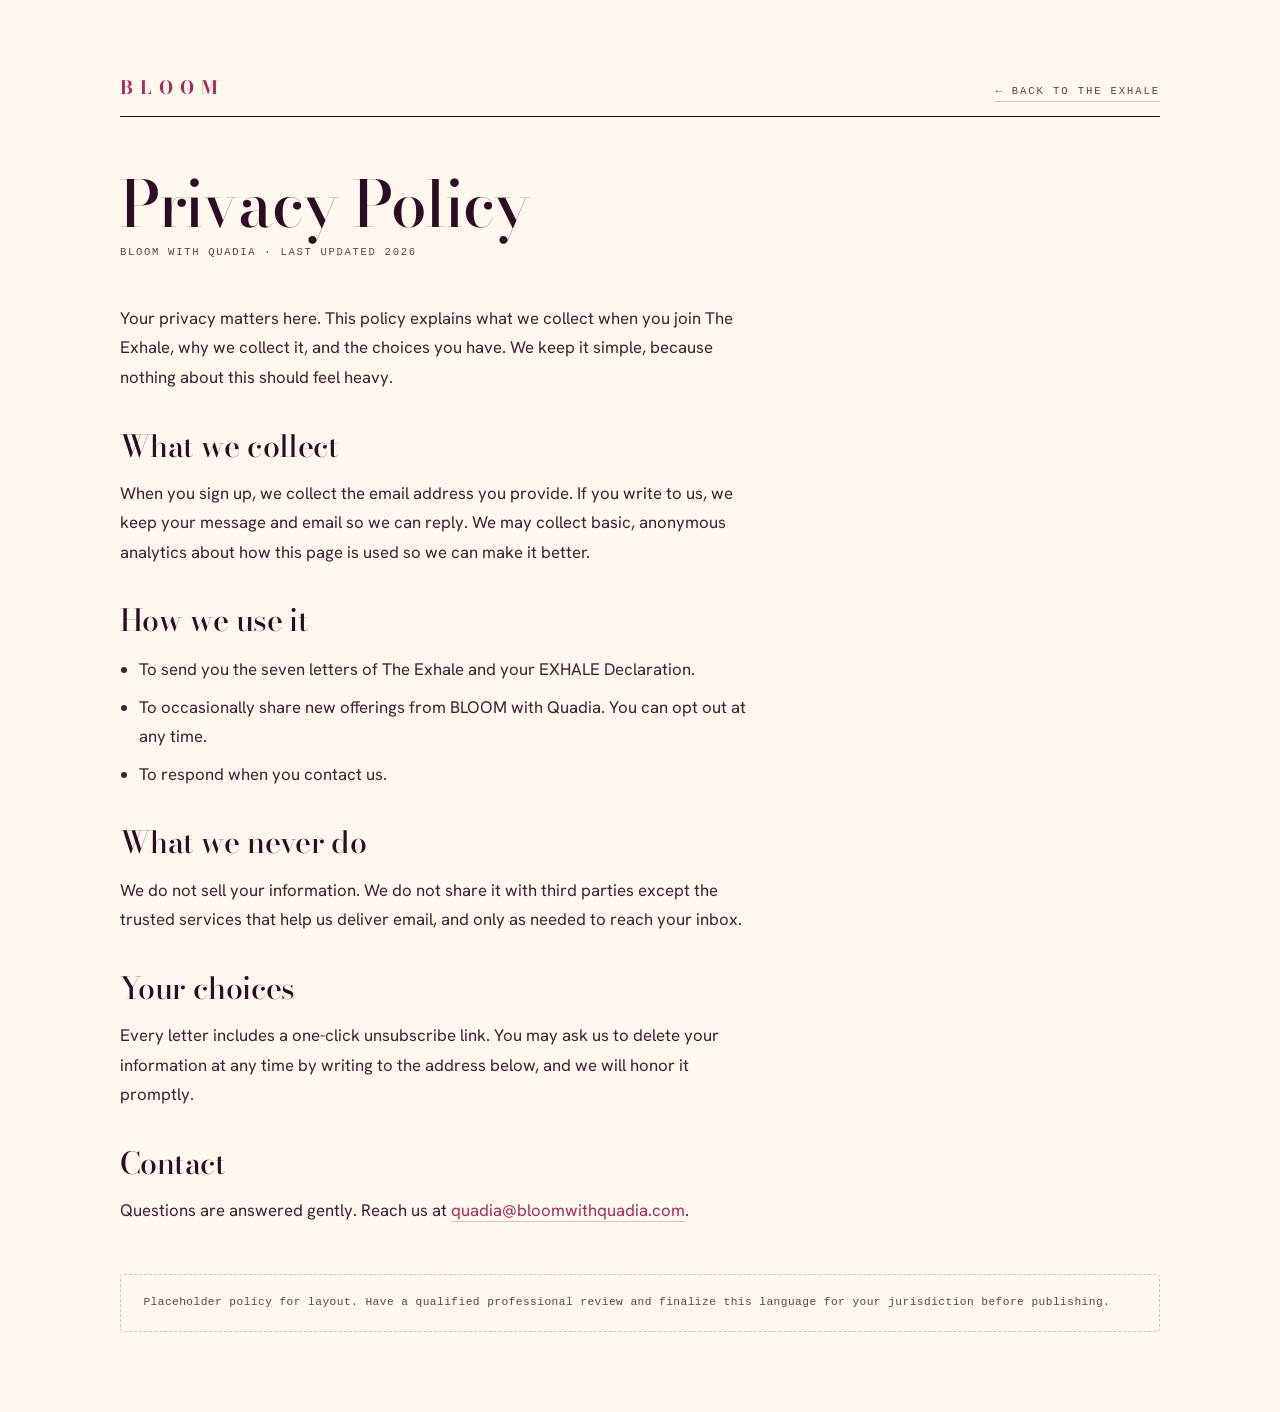
<file: privacy.html>
<!DOCTYPE html>
<html lang="en">
<head>
<meta charset="UTF-8" />
<meta name="viewport" content="width=device-width, initial-scale=1.0" />
<title>Privacy Policy · BLOOM with Quadia</title>
<link rel="preconnect" href="https://fonts.googleapis.com" />
<link rel="preconnect" href="https://fonts.gstatic.com" crossorigin />
<link href="https://fonts.googleapis.com/css2?family=Bodoni+Moda:ital,opsz,wght@0,6..96,400;0,6..96,500;0,6..96,600&family=Hanken+Grotesk:wght@300;400;500;600;700;800&display=swap" rel="stylesheet" />
<link rel="stylesheet" href="styles.css?v=4" />
<style>
  .legal { background: var(--paper); min-height: 100vh; padding: clamp(3.5rem, 8vh, 6rem) 0 5rem; }
  .legal .lg-top { display: flex; justify-content: space-between; align-items: baseline; border-bottom: 1.6px solid var(--ink); padding-bottom: 0.8rem; margin-bottom: clamp(2rem, 5vw, 3.4rem); }
  .legal .lg-mark { font-family: "Bodoni Moda", serif; font-weight: 700; letter-spacing: 0.4em; color: var(--oxblood); }
  .legal .lg-back { font-family: var(--mono); font-size: 0.66rem; letter-spacing: 0.18em; text-transform: uppercase; color: var(--ink-mute); border-bottom: 1px solid var(--line); }
  .legal h1 { font-family: "Bodoni Moda", serif; font-weight: 500; font-size: clamp(2.4rem, 6vw, 4rem); color: var(--ink); margin: 0 0 0.4rem; }
  .legal .lg-meta { font-family: var(--mono); font-size: 0.66rem; letter-spacing: 0.16em; text-transform: uppercase; color: var(--ink-mute); margin-bottom: 2.6rem; }
  .legal h2 { font-family: "Bodoni Moda", serif; font-weight: 500; font-size: clamp(1.4rem, 2.6vw, 1.9rem); color: var(--ink); margin: 2.4rem 0 0.8rem; }
  .legal p, .legal li { font-size: 1.05rem; line-height: 1.75; color: var(--ink-body); max-width: 70ch; }
  .legal ul { padding-left: 1.2rem; }
  .legal li { margin-bottom: 0.5rem; }
  .legal .lg-note { margin-top: 3rem; padding: 1.2rem 1.4rem; border: 1px dashed var(--line); border-radius: 4px; font-family: var(--mono); font-size: 0.7rem; letter-spacing: 0.04em; line-height: 1.6; color: var(--ink-mute); text-transform: none; }
</style>
</head>
<body>
  <section class="legal">
    <div class="wrap-tight">
      <div class="lg-top">
        <a href="index.html" class="lg-mark">BLOOM</a>
        <a href="index.html" class="lg-back">&larr; Back to The Exhale</a>
      </div>

      <h1>Privacy Policy</h1>
      <div class="lg-meta">BLOOM with Quadia · Last updated 2026</div>

      <p>Your privacy matters here. This policy explains what we collect when you join The Exhale, why we collect it, and the choices you have. We keep it simple, because nothing about this should feel heavy.</p>

      <h2>What we collect</h2>
      <p>When you sign up, we collect the email address you provide. If you write to us, we keep your message and email so we can reply. We may collect basic, anonymous analytics about how this page is used so we can make it better.</p>

      <h2>How we use it</h2>
      <ul>
        <li>To send you the seven letters of The Exhale and your EXHALE Declaration.</li>
        <li>To occasionally share new offerings from BLOOM with Quadia. You can opt out at any time.</li>
        <li>To respond when you contact us.</li>
      </ul>

      <h2>What we never do</h2>
      <p>We do not sell your information. We do not share it with third parties except the trusted services that help us deliver email, and only as needed to reach your inbox.</p>

      <h2>Your choices</h2>
      <p>Every letter includes a one-click unsubscribe link. You may ask us to delete your information at any time by writing to the address below, and we will honor it promptly.</p>

      <h2>Contact</h2>
      <p>Questions are answered gently. Reach us at <a href="mailto:quadia@bloomwithquadia.com" style="color:var(--oxblood);border-bottom:1px solid var(--line)">quadia@bloomwithquadia.com</a>.</p>

      <div class="lg-note">Placeholder policy for layout. Have a qualified professional review and finalize this language for your jurisdiction before publishing.</div>
    </div>
  </section>
</body>
</html>
</file>
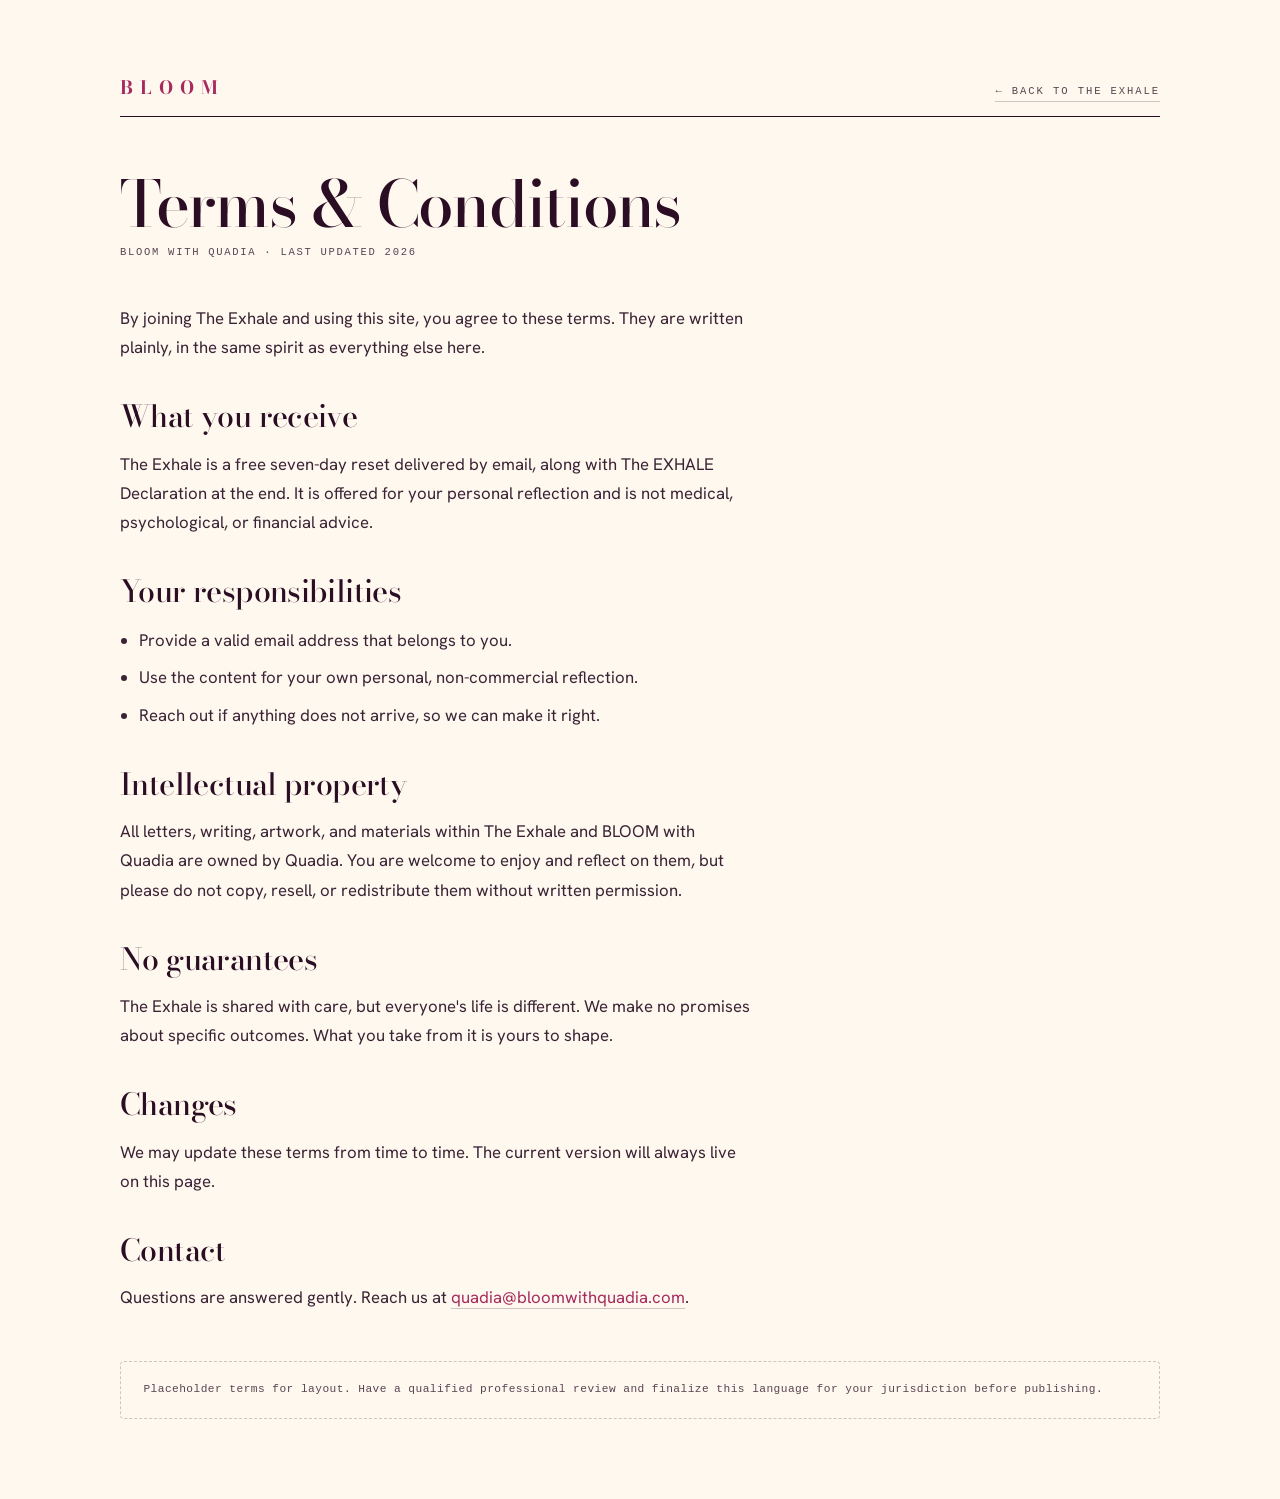
<file: terms.html>
<!DOCTYPE html>
<html lang="en">
<head>
<meta charset="UTF-8" />
<meta name="viewport" content="width=device-width, initial-scale=1.0" />
<title>Terms &amp; Conditions · BLOOM with Quadia</title>
<link rel="preconnect" href="https://fonts.googleapis.com" />
<link rel="preconnect" href="https://fonts.gstatic.com" crossorigin />
<link href="https://fonts.googleapis.com/css2?family=Bodoni+Moda:ital,opsz,wght@0,6..96,400;0,6..96,500;0,6..96,600&family=Hanken+Grotesk:wght@300;400;500;600;700;800&display=swap" rel="stylesheet" />
<link rel="stylesheet" href="styles.css?v=4" />
<style>
  .legal { background: var(--paper); min-height: 100vh; padding: clamp(3.5rem, 8vh, 6rem) 0 5rem; }
  .legal .lg-top { display: flex; justify-content: space-between; align-items: baseline; border-bottom: 1.6px solid var(--ink); padding-bottom: 0.8rem; margin-bottom: clamp(2rem, 5vw, 3.4rem); }
  .legal .lg-mark { font-family: "Bodoni Moda", serif; font-weight: 700; letter-spacing: 0.4em; color: var(--oxblood); }
  .legal .lg-back { font-family: var(--mono); font-size: 0.66rem; letter-spacing: 0.18em; text-transform: uppercase; color: var(--ink-mute); border-bottom: 1px solid var(--line); }
  .legal h1 { font-family: "Bodoni Moda", serif; font-weight: 500; font-size: clamp(2.4rem, 6vw, 4rem); color: var(--ink); margin: 0 0 0.4rem; }
  .legal .lg-meta { font-family: var(--mono); font-size: 0.66rem; letter-spacing: 0.16em; text-transform: uppercase; color: var(--ink-mute); margin-bottom: 2.6rem; }
  .legal h2 { font-family: "Bodoni Moda", serif; font-weight: 500; font-size: clamp(1.4rem, 2.6vw, 1.9rem); color: var(--ink); margin: 2.4rem 0 0.8rem; }
  .legal p, .legal li { font-size: 1.05rem; line-height: 1.75; color: var(--ink-body); max-width: 70ch; }
  .legal ul { padding-left: 1.2rem; }
  .legal li { margin-bottom: 0.5rem; }
  .legal .lg-note { margin-top: 3rem; padding: 1.2rem 1.4rem; border: 1px dashed var(--line); border-radius: 4px; font-family: var(--mono); font-size: 0.7rem; letter-spacing: 0.04em; line-height: 1.6; color: var(--ink-mute); text-transform: none; }
</style>
</head>
<body>
  <section class="legal">
    <div class="wrap-tight">
      <div class="lg-top">
        <a href="index.html" class="lg-mark">BLOOM</a>
        <a href="index.html" class="lg-back">&larr; Back to The Exhale</a>
      </div>

      <h1>Terms &amp; Conditions</h1>
      <div class="lg-meta">BLOOM with Quadia · Last updated 2026</div>

      <p>By joining The Exhale and using this site, you agree to these terms. They are written plainly, in the same spirit as everything else here.</p>

      <h2>What you receive</h2>
      <p>The Exhale is a free seven-day reset delivered by email, along with The EXHALE Declaration at the end. It is offered for your personal reflection and is not medical, psychological, or financial advice.</p>

      <h2>Your responsibilities</h2>
      <ul>
        <li>Provide a valid email address that belongs to you.</li>
        <li>Use the content for your own personal, non-commercial reflection.</li>
        <li>Reach out if anything does not arrive, so we can make it right.</li>
      </ul>

      <h2>Intellectual property</h2>
      <p>All letters, writing, artwork, and materials within The Exhale and BLOOM with Quadia are owned by Quadia. You are welcome to enjoy and reflect on them, but please do not copy, resell, or redistribute them without written permission.</p>

      <h2>No guarantees</h2>
      <p>The Exhale is shared with care, but everyone's life is different. We make no promises about specific outcomes. What you take from it is yours to shape.</p>

      <h2>Changes</h2>
      <p>We may update these terms from time to time. The current version will always live on this page.</p>

      <h2>Contact</h2>
      <p>Questions are answered gently. Reach us at <a href="mailto:quadia@bloomwithquadia.com" style="color:var(--oxblood);border-bottom:1px solid var(--line)">quadia@bloomwithquadia.com</a>.</p>

      <div class="lg-note">Placeholder terms for layout. Have a qualified professional review and finalize this language for your jurisdiction before publishing.</div>
    </div>
  </section>
</body>
</html>
</file>
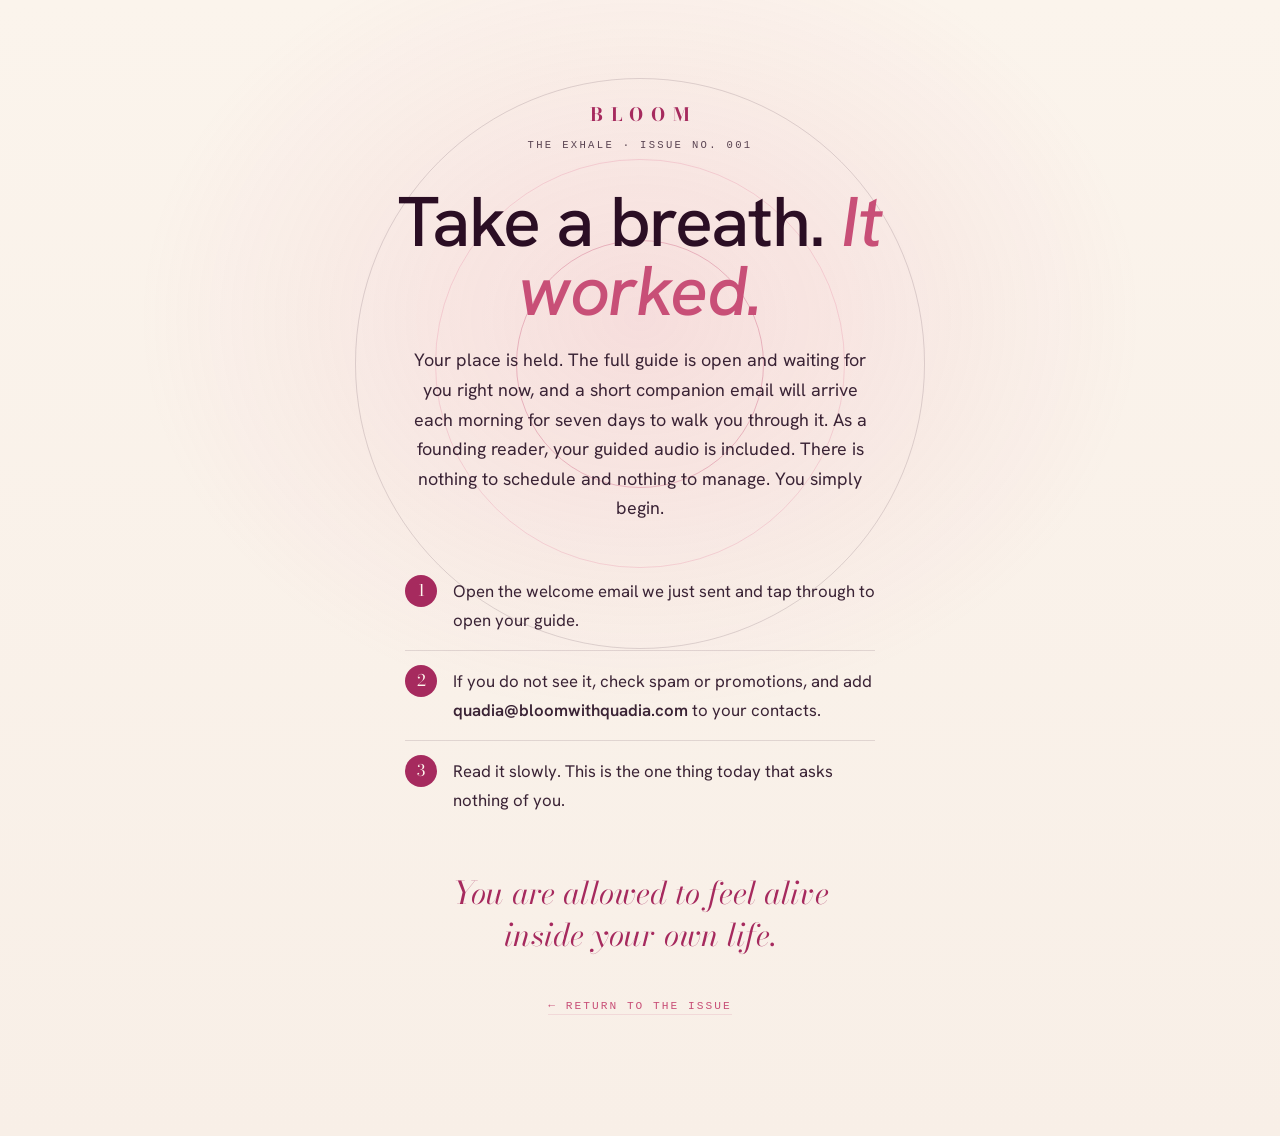
<file: thank-you.html>
<!DOCTYPE html>
<html lang="en">
<head>
<meta charset="UTF-8" />
<meta name="viewport" content="width=device-width, initial-scale=1.0, viewport-fit=cover" />
<title>Your first breath is on its way | The EXHALE — BLOOM with Quadia</title>
<meta name="description" content="Welcome to The EXHALE, Issue 001. Your first lesson is on its way." />
<meta name="robots" content="noindex" />

<link rel="preconnect" href="https://fonts.googleapis.com" />
<link rel="preconnect" href="https://fonts.gstatic.com" crossorigin />
<link href="https://fonts.googleapis.com/css2?family=Bodoni+Moda:ital,opsz,wght@0,6..96,400;0,6..96,500;0,6..96,600;1,6..96,400;1,6..96,500;1,6..96,600&family=Hanken+Grotesk:wght@300;400;500;600;700;800&display=swap" rel="stylesheet" />
<link rel="stylesheet" href="styles.css?v=10" />

<style>
  .ty { min-height: 100vh; display: grid; place-items: center; text-align: center; padding: clamp(5rem,11vh,7rem) 0;
    position: relative; overflow: hidden;
    background: radial-gradient(56% 50% at 50% 28%, rgba(227,125,155,0.18), transparent 70%), linear-gradient(180deg, var(--ivory-2), var(--ivory)); }
  .ty .rings { position: absolute; top: 32%; left: 50%; width: min(78vw,620px); aspect-ratio: 1; transform: translate(-50%,-50%); pointer-events: none; }
  .ty .rings span { position: absolute; inset: 0; margin: auto; border-radius: 50%; border: 1.5px solid var(--amber-soft); animation: br 9s var(--ease) infinite; }
  .ty .rings span:nth-child(1){ width:40%;height:40%;border-color:rgba(200,79,119,.34); }
  .ty .rings span:nth-child(2){ width:66%;height:66%;animation-delay:.5s;border-color:rgba(227,125,155,.26); }
  .ty .rings span:nth-child(3){ width:92%;height:92%;animation-delay:1s;border-color:rgba(43,14,36,.14); }
  @keyframes br { 0%,100%{transform:scale(1);opacity:.4} 48%{transform:scale(1.06);opacity:.85} }
  .ty-in { position: relative; z-index: 2; width: min(640px, calc(100% - 3rem)); margin-inline: auto; }
  .ty-mark { font-family:"Bodoni Moda",serif; font-weight:700; letter-spacing:.42em; font-size:1.15rem; color:var(--oxblood); padding-left:.42em; margin-bottom:.4rem; }
  .ty-issue { font-family: var(--mono); font-size:.66rem; letter-spacing:.22em; text-transform:uppercase; color:var(--ink-mute); margin-bottom:2rem; }
  .ty h1 { font-size: clamp(2.6rem,6vw,4.4rem); font-weight:500; line-height:.98; margin-bottom:1.3rem; }
  .ty h1 .ital { color: var(--amber); }
  .ty .lead { max-width:46ch; margin:0 auto 1.4rem; font-size:1.12rem; line-height:1.65; color:var(--ink-body); }
  .ty-steps { list-style:none; padding:0; margin:2.4rem auto 0; max-width:470px; text-align:left; }
  .ty-steps li { position:relative; padding:1rem 0 1rem 3rem; border-bottom:1px solid var(--line-soft); font-size:1.05rem; color:var(--ink-body); }
  .ty-steps li:last-child{ border-bottom:none; }
  .ty-steps li .n { position:absolute; left:0; top:.85rem; width:2rem; height:2rem; border-radius:50%; background:var(--oxblood); color:var(--cream); display:grid; place-items:center; font-family:"Bodoni Moda",serif; font-size:1rem; }
  .ty-affirm { font-family:"Bodoni Moda",serif; font-style:italic; font-size:clamp(1.4rem,2.8vw,1.95rem); color:var(--oxblood); margin:2.6rem auto 0; max-width:24ch; line-height:1.34; }
  .ty-back { margin-top:2rem; }
  .ty-back a { font-family:var(--mono); font-size:.7rem; letter-spacing:.18em; text-transform:uppercase; color:var(--amber); border-bottom:1px solid var(--amber-soft); padding-bottom:2px; }
  @media (prefers-reduced-motion: reduce){ .ty .rings span{ animation:none; opacity:.6; } }
</style>
</head>
<body>
  <main class="ty">
    <div class="rings" aria-hidden="true"><span></span><span></span><span></span></div>
    <div class="ty-in">
      <div class="ty-mark">BLOOM</div>
      <div class="ty-issue">The Exhale · Issue No. 001</div>
      <h1>Take a breath. <span class="ital">It worked.</span></h1>
      <p class="lead">Your place is held. The full guide is open and waiting for you right now, and a short companion email will arrive each morning for seven days to walk you through it. As a founding reader, your guided audio is included. There is nothing to schedule and nothing to manage. You simply begin.</p>
      <ul class="ty-steps">
        <li><span class="n">1</span> Open the welcome email we just sent and tap through to open your guide.</li>
        <li><span class="n">2</span> If you do not see it, check spam or promotions, and add <strong>quadia@bloomwithquadia.com</strong> to your contacts.</li>
        <li><span class="n">3</span> Read it slowly. This is the one thing today that asks nothing of you.</li>
      </ul>
      <p class="ty-affirm">You are allowed to feel alive inside your own life.</p>
      <p class="ty-back"><a href="index.html">&larr; Return to the issue</a></p>
    </div>
  </main>
</body>
</html>
</file>
<file: styles.css>
/* =====================================================================
   THE EXHALE — Issue 001  ·  BLOOM with Quadia
   A luxury zine / field guide to rest.  "The Rose Era" palette.
   Rose / raspberry + wine + deep plum-aubergine + blush + warm gold
   Type: Hanken Grotesk — heavy 800 (display) · medium 500 (subheads) · light 300 (voice) · mono (captions)
   ===================================================================== */

:root {
  /* ---- cream paper (exact brand) ---- */
  --ivory:    #F8EFE7;   /* page background */
  --ivory-2:  #FBF4EC;
  --paper:    #FFF8EF;   /* cards, lightest surface */

  /* ---- berry (mid accent dark) ---- */
  --oxblood:  #A62A5E;
  --oxblood-2:#7E1F48;

  /* ---- plum (drama / dark) ---- */
  --noir:     #2A1228;
  --noir-2:   #160718;

  /* ---- ROSE accent (primary) ---- */
  --amber:    #C84F77;   /* rose, primary CTA */
  --amber-2:  #E37D9B;   /* soft rose */
  --amber-3:  #ECB3C8;   /* blush pink on dark */
  --amber-soft: rgba(200, 79, 119, 0.14);

  /* ---- labels / badges (berry + rose, no gold) ---- */
  --gold:     #A62A5E;   /* labels on light (berry) */
  --gold-2:   #C84F77;   /* badge fill (rose) */
  --gold-3:   #E37D9B;   /* labels on dark (soft rose) */

  /* ---- plum ink ---- */
  --ink:      #2B0E24;   /* headlines (deep plum) */
  --ink-body: #3A2335;   /* body */
  --ink-mute: #5A4452;   /* mauve captions */

  --cream:    #FFF8EF;
  --cream-2:  #F4DBE5;   /* soft blush fill */

  --line:     rgba(43, 14, 36, 0.22);
  --line-soft:rgba(43, 14, 36, 0.12);

  --maxw: 1320px;
  --ease: cubic-bezier(0.22, 0.61, 0.27, 1);
  --shadow: 0 38px 80px -40px rgba(22, 7, 24, 0.55);
  --shadow-s: 0 18px 44px -26px rgba(22, 7, 24, 0.46);
  --mono: ui-monospace, "SFMono-Regular", Menlo, "Roboto Mono", monospace;
}

* { box-sizing: border-box; }
html { scroll-behavior: smooth; -webkit-text-size-adjust: 100%; }

body {
  margin: 0;
  font-family: "Hanken Grotesk", system-ui, sans-serif;
  font-weight: 400;
  font-size: 1.15rem;
  line-height: 1.7;
  color: var(--ink-body);
  background: var(--ivory);
  -webkit-font-smoothing: antialiased;
  text-rendering: optimizeLegibility;
  overflow-x: hidden;
}

img { max-width: 100%; display: block; }
a { color: inherit; text-decoration: none; }
::selection { background: rgba(200, 79, 119, 0.26); color: var(--ink); }

.wrap { width: min(var(--maxw), calc(100% - 3rem)); margin-inline: auto; }
.wrap-tight { width: min(1040px, calc(100% - 3rem)); margin-inline: auto; }

/* ---------------- TYPE PRIMITIVES ---------------- */
h1, h2, h3 { margin: 0; font-family: "Hanken Grotesk", system-ui, sans-serif; color: var(--ink); font-weight: 800; line-height: 1.04; letter-spacing: -0.02em; }
em, .ital { font-style: italic; }
strong { font-weight: 600; color: inherit; }
.amber { color: var(--amber); }
.serif { font-family: "Hanken Grotesk", sans-serif; }
.sital { font-family: "Hanken Grotesk", sans-serif; font-style: italic; }

/* zine caption / marginalia / labels */
.mono {
  font-family: var(--mono);
  font-size: 0.7rem;
  letter-spacing: 0.14em;
  text-transform: uppercase;
  color: var(--ink-mute);
  line-height: 1.6;
}
.label {
  display: inline-flex; align-items: center; gap: 0.7rem;
  font-family: "Hanken Grotesk", sans-serif;
  font-weight: 800;
  font-size: 0.72rem;
  letter-spacing: 0.24em;
  text-transform: uppercase;
  color: var(--gold);
}
.label::before { content: ""; width: 26px; height: 2px; background: currentColor; flex: none; opacity: 0.9; }
.on-dark .label { color: var(--gold-3); }
.on-dark .mono { color: rgba(255,248,239, 0.66); }

/* editorial rule with centred label:  ——— I ——— */
.rule {
  display: flex; align-items: center; gap: 1.1rem;
  font-family: var(--mono); font-size: 0.7rem; letter-spacing: 0.24em;
  text-transform: uppercase; color: var(--ink-mute);
}
.rule::before, .rule::after { content: ""; height: 1px; background: var(--line); flex: 1; }
.on-dark .rule { color: rgba(255,248,239,0.6); }
.on-dark .rule::before, .on-dark .rule::after { background: rgba(255,248,239,0.22); }

/* big bleeding numeral */
.bignum {
  font-family: "Hanken Grotesk", sans-serif;
  font-weight: 800;
  line-height: 0.7;
  font-size: clamp(7rem, 22vw, 19rem);
  color: transparent;
  -webkit-text-stroke: 1.4px rgba(33,17,10,0.26);
  letter-spacing: -0.02em;
  pointer-events: none;
  user-select: none;
}
.on-dark .bignum { -webkit-text-stroke-color: rgba(227,125,155,0.4); }
.bignum.fill { color: var(--amber); -webkit-text-stroke: 0; }

/* ---------------- BUTTONS ---------------- */
.btn {
  border: none; cursor: pointer;
  display: inline-flex; align-items: center; justify-content: center; gap: 0.7rem;
  padding: 1.15rem 2.3rem; border-radius: 2px;
  font-family: "Hanken Grotesk", sans-serif; font-size: 0.78rem; font-weight: 800;
  letter-spacing: 0.2em; text-transform: uppercase;
  background: var(--ink); color: var(--cream);
  transition: background .4s var(--ease), transform .4s var(--ease), box-shadow .4s var(--ease);
  box-shadow: 0 16px 34px -18px rgba(26,13,8,0.7);
}
.btn:hover { background: var(--oxblood); transform: translateY(-2px); }
.btn:active { transform: translateY(0); }
.btn--amber { background: var(--amber); color: var(--cream); }
.btn--amber:hover { background: var(--oxblood); color: var(--cream); }
.btn--ghost { background: transparent; border: 1.6px solid currentColor; color: var(--ink); box-shadow: none; }
.btn--ghost:hover { background: var(--ink); color: var(--cream); border-color: var(--ink); transform: translateY(-2px); }
.btn .arr { font-size: 1.05em; transition: transform .3s var(--ease); }
.btn:hover .arr { transform: translateX(4px); }

/* ---------------- SIGNUP ---------------- */
.signup { display: flex; gap: 0.6rem; max-width: 540px; flex-wrap: wrap; }
.signup.center { margin-inline: 0; justify-content: flex-start; }
.signup input[type="email"] {
  flex: 1 1 260px; min-width: 0;
  border: 1.6px solid var(--line); background: var(--paper); border-radius: 2px;
  padding: 1.15rem 1.3rem; font-family: "Hanken Grotesk", sans-serif; font-size: 1.05rem;
  color: var(--ink); outline: none; transition: border-color .25s, box-shadow .25s;
}
.signup input[type="email"]:focus { border-color: var(--amber); box-shadow: 0 0 0 3px var(--amber-soft); }
.signup input::placeholder { color: var(--ink-mute); opacity: .85; }
.on-dark .signup input[type="email"] { background: rgba(255,248,239,0.07); border-color: rgba(255,248,239,0.32); color: var(--cream); }
.on-dark .signup input::placeholder { color: rgba(255,248,239,0.6); }
.form-note { font-size: 0.92rem; line-height: 1.5; color: var(--ink-mute); margin: 1rem 0 0; }
.form-note b { color: var(--amber); font-weight: 700; }
.on-dark .form-note { color: rgba(255,248,239,0.74); }
.on-dark .form-note b { color: var(--amber-3); }
.instant { display: inline-flex; align-items: center; gap: 0.55rem; font-family: var(--mono); font-size: 0.66rem;
  letter-spacing: 0.14em; text-transform: uppercase; color: var(--oxblood); margin-bottom: 0.9rem; }
.instant .pulse { width: 8px; height: 8px; border-radius: 50%; background: var(--amber); animation: pulse 2s infinite; }
@keyframes pulse { 0% { box-shadow: 0 0 0 0 rgba(200,79,119,0.5); } 70% { box-shadow: 0 0 0 8px rgba(200,79,119,0); } 100% { box-shadow: 0 0 0 0 rgba(200,79,119,0); } }
.ml-slot { border: 1px dashed var(--line); border-radius: 4px; padding: 1rem; font-family: var(--mono); font-size: .68rem; color: var(--ink-mute); }

/* ---------------- PHOTO PLACEHOLDERS ---------------- */
.ph {
  position: relative; overflow: hidden;
  background:
    repeating-linear-gradient(135deg, rgba(87,20,24,0.07) 0 2px, transparent 2px 14px),
    linear-gradient(155deg, var(--ivory-2), #EAD0DC);
  border: 1px solid var(--line-soft);
  display: grid; place-items: center; text-align: center;
}
.ph.dark {
  background:
    repeating-linear-gradient(135deg, rgba(255,248,239,0.10) 0 2px, transparent 2px 14px),
    linear-gradient(155deg, #4D1638, var(--oxblood-2));
  border-color: rgba(255,248,239,0.16);
}
.ph.noir {
  background:
    repeating-linear-gradient(135deg, rgba(255,248,239,0.07) 0 2px, transparent 2px 14px),
    linear-gradient(155deg, #2a1228, var(--noir));
  border-color: rgba(255,248,239,0.12);
}
.ph-label { font-family: var(--mono); font-size: 0.64rem; letter-spacing: 0.05em; line-height: 1.55;
  text-transform: uppercase; color: var(--ink-mute); padding: 1.2rem 1.3rem; max-width: 30ch; }
.ph.dark .ph-label, .ph.noir .ph-label { color: rgba(255,248,239,0.72); }
.ph-label b { display: block; font-weight: 700; letter-spacing: 0.14em; margin-bottom: 0.5rem; color: var(--amber); }
.ph.dark .ph-label b, .ph.noir .ph-label b { color: var(--amber-3); }
.ph-label::before { content: ""; display: block; width: 22px; height: 22px; margin: 0 auto 0.8rem;
  border: 1.5px solid currentColor; opacity: 0.4; border-radius: 50%; }
.ph--arch { border-radius: 50vw 50vw 4px 4px; }
.ph--soft { border-radius: 4px; }

/* sticker badge */
.sticker {
  position: absolute; z-index: 3;
  width: 112px; height: 112px; border-radius: 50%;
  display: grid; place-items: center; text-align: center;
  background: linear-gradient(145deg, var(--gold-2), var(--gold)); color: var(--noir);
  font-family: "Hanken Grotesk", sans-serif; font-style: italic; font-size: 0.9rem; line-height: 1.12;
  box-shadow: var(--shadow-s); transform: rotate(-11deg);
}
.sticker b { display: block; font-family: var(--mono); font-style: normal; font-weight: 700;
  font-size: 0.54rem; letter-spacing: 0.18em; margin-bottom: 0.25rem; }
.sticker.ox { background: var(--oxblood); color: var(--cream); }
.sticker.ox b { color: var(--gold-3); }

/* =====================================================================
   MASTHEAD (fixed top bar — always visible, magazine style)
   ===================================================================== */
.masthead { position: fixed; inset: 0 0 auto 0; z-index: 90; }
.mh-announce { background: var(--oxblood); color: var(--cream); overflow: hidden; padding: 0.5rem 0; }
.mh-announce .mh-track { display: inline-flex; white-space: nowrap; will-change: transform; animation: marquee 44s linear infinite; }
.mh-announce .mh-track > span { display: inline-flex; align-items: center; }
.mh-announce .mh-i { font-family: var(--mono); font-size: 0.62rem; letter-spacing: 0.2em; text-transform: uppercase; padding: 0 1.5rem; }
.mh-announce .star { color: var(--amber-3); padding: 0 0.2rem; }
.mh-announce b { color: var(--gold-3); font-weight: 700; }
.mh-nav {
  display: grid; grid-template-columns: 1fr auto 1fr; align-items: center;
  gap: 1rem; padding: 0.6rem clamp(1rem, 3vw, 2rem);
  background: rgba(240, 228, 208, 0.9);
  -webkit-backdrop-filter: blur(12px) saturate(1.1);
  backdrop-filter: blur(12px) saturate(1.1);
  border-bottom: 1px solid var(--line);
}
.masthead .mh-l { font-family: "Cormorant Garamond", serif; font-weight: 600; letter-spacing: 0.18em;
  text-transform: uppercase; font-size: 1.04rem; color: var(--oxblood); display: inline-flex; align-items: baseline; gap: 0.32em; }
.masthead .mh-l .scr { font-family: "Great Vibes", cursive; letter-spacing: 0; text-transform: none; font-size: 1.3rem; color: var(--amber); }
.masthead .mh-c { text-align: center; }
.masthead .mh-r { justify-self: end; }
.masthead .mh-issue { font-family: var(--mono); font-size: 0.64rem; letter-spacing: 0.22em;
  text-transform: uppercase; color: var(--ink-mute); }
.masthead .mh-btn { font-family: "Hanken Grotesk", sans-serif; font-weight: 800; font-size: 0.62rem;
  letter-spacing: 0.18em; text-transform: uppercase; color: var(--cream); background: var(--ink);
  padding: 0.62rem 1.05rem; border-radius: 2px; display: inline-flex; gap: 0.5rem; align-items: center;
  transition: background .3s; }
.masthead .mh-btn:hover { background: var(--amber); color: var(--cream); }

/* =====================================================================
   HERO / COVER
   ===================================================================== */
.cover {
  position: relative; overflow: hidden;
  padding: clamp(7rem, 13vh, 9.5rem) 0 clamp(2.5rem, 5vh, 4rem);
  background:
    radial-gradient(55% 50% at 84% 24%, rgba(227,125,155,0.20), transparent 70%),
    linear-gradient(180deg, var(--ivory-2), var(--ivory));
}
.cover-grid { display: grid; grid-template-columns: 1.06fr 0.94fr; gap: clamp(1.5rem, 4vw, 4rem); align-items: stretch; }

.cover-meta { margin-bottom: clamp(1.1rem, 2.4vw, 1.7rem); }
.cover-meta .cm-brand { font-family: "Cormorant Garamond", serif; font-weight: 600; letter-spacing: 0.16em; text-transform: uppercase; font-size: 1.25rem; color: var(--oxblood); display: inline-flex; align-items: baseline; gap: 0.3em; }
.cover-meta .cm-brand .scr { font-family: "Great Vibes", cursive; letter-spacing: 0; text-transform: none; font-size: 1.55rem; color: var(--amber); }
.cover-meta .cm-line { font-family: var(--mono); font-size: 0.66rem; letter-spacing: 0.15em; text-transform: uppercase; color: var(--ink-mute); margin-top: 0.5rem; }
.cover-meta .cm-line:first-of-type { margin-top: 0.7rem; }

.cover-left { display: flex; flex-direction: column; }
.wordmark {
  font-family: "Hanken Grotesk", sans-serif; font-weight: 800;
  font-size: clamp(3.6rem, 11.5vw, 10rem); line-height: 0.82;
  letter-spacing: -0.03em; color: var(--ink); margin: 0;
  text-transform: uppercase;
}
.wordmark .line2 { display: block; color: var(--amber); font-style: italic; }
.wordmark .breathe { display: inline-block; animation: breathe-track 8s var(--ease) infinite; }
@keyframes breathe-track { 0%, 100% { letter-spacing: -0.02em; } 50% { letter-spacing: 0.06em; } }

.cover-hook {
  font-family: "Hanken Grotesk", sans-serif; font-style: italic; font-weight: 500;
  font-size: clamp(1.5rem, 2.7vw, 2.25rem); line-height: 1.18; color: var(--oxblood);
  max-width: 20ch; margin: clamp(1.4rem, 3vw, 2.2rem) 0 1.3rem;
}
.cover-sub { font-size: clamp(1.06rem, 1.5vw, 1.2rem); line-height: 1.6; color: var(--ink-body);
  max-width: 46ch; margin: 0 0 1.8rem; }
.cover-sub strong { color: var(--oxblood); }
.cover-cta { margin-top: auto; }
.cover-trust { display: flex; flex-wrap: wrap; gap: 0.5rem 1.3rem; margin-top: 1.6rem; padding-top: 1.3rem;
  border-top: 1px solid var(--line-soft); }
.cover-trust .ct { display: inline-flex; align-items: center; gap: 0.5rem; font-size: 0.8rem; font-weight: 600; color: var(--ink-body); }
.cover-trust .ct svg { width: 16px; height: 16px; color: var(--amber); flex: none; }
.cover-trust .ct b { font-family: "Hanken Grotesk", sans-serif; font-size: 1.2rem; color: var(--amber); line-height: 1; }

/* cover right — image + cover-lines */
.cover-right { position: relative; display: flex; flex-direction: column; }
.cover-img { position: relative; flex: 1; min-height: 480px; overflow: hidden; border-radius: 8px; box-shadow: var(--shadow); }
.cover-img .ph { position: absolute; inset: 0; box-shadow: var(--shadow); }
.cover-img .cover-photo { position: absolute; inset: 0; width: 100%; height: 100%;
  object-fit: cover; object-position: 56% 18%; }
.cover-img .sticker { top: -16px; left: -22px; }
.coverlines {
  margin-top: 1rem; border-top: 1.6px solid var(--ink); padding-top: 0.8rem;
}
.coverlines .cl-h { font-family: var(--mono); font-size: 0.64rem; letter-spacing: 0.2em; text-transform: uppercase; color: var(--ink-mute); margin-bottom: 0.6rem; }
.coverlines ul { list-style: none; margin: 0; padding: 0; }
.coverlines li { display: flex; align-items: baseline; gap: 0.7rem; padding: 0.32rem 0;
  font-family: "Hanken Grotesk", sans-serif; font-weight: 500; font-size: clamp(1.02rem, 1.5vw, 1.2rem); color: var(--ink); line-height: 1.25; }
.coverlines li .n { font-family: var(--mono); font-size: 0.66rem; color: var(--amber); flex: none; padding-top: 0.18rem; }

/* =====================================================================
   MARQUEE TICKER
   ===================================================================== */
.ticker { background: var(--oxblood); color: var(--cream); overflow: hidden; border-block: 1px solid var(--oxblood-2);
  padding: 0.85rem 0; }
.ticker .track { display: inline-flex; white-space: nowrap; will-change: transform; animation: marquee 34s linear infinite; }
.ticker .track span { display: inline-flex; align-items: center; }
.ticker .track .t { font-family: "Hanken Grotesk", sans-serif; font-style: italic; font-size: 1.35rem; padding: 0 1.4rem; }
.ticker .track .dot { color: var(--amber-3); padding: 0 0.2rem; }
@keyframes marquee { from { transform: translateX(0); } to { transform: translateX(-50%); } }

/* =====================================================================
   MANIFESTO (full-bleed noir, oversized creed)
   ===================================================================== */
.manifesto { background: var(--noir); color: var(--cream); padding: clamp(5rem, 12vh, 9rem) 0; position: relative; overflow: hidden; }
.manifesto .bignum { position: absolute; top: -2rem; right: 2vw; opacity: 0.5; }
.manifesto .lede {
  font-family: "Hanken Grotesk", sans-serif; font-weight: 800;
  font-size: clamp(2rem, 5.4vw, 4.6rem); line-height: 1.04; letter-spacing: -0.02em;
  color: #FFF8EF; max-width: 18ch;
}
.manifesto .lede em { color: var(--amber-3); }
.manifesto .now { display: block; font-style: italic; color: var(--amber-3); font-size: clamp(3rem, 9vw, 7rem); line-height: 0.9; margin-top: 0.3rem; }
.manifesto .mf-foot { display: grid; grid-template-columns: 1.4fr 1fr; gap: 2.5rem; margin-top: clamp(2.4rem, 5vw, 4rem); align-items: end; }
.manifesto .mf-foot p { font-size: 1.12rem; line-height: 1.75; color: rgba(255,248,239,0.84); max-width: 50ch; }
.manifesto .mf-foot .pull { font-family: "Hanken Grotesk", sans-serif; font-style: italic; font-size: clamp(1.4rem, 2.6vw, 1.95rem);
  color: #FFF8EF; line-height: 1.3; border-left: 3px solid var(--amber); padding-left: 1.4rem; }

/* =====================================================================
   FEATURE SPREAD (alternating editorial sections)
   ===================================================================== */
.spread { padding: clamp(4.5rem, 9vh, 7.5rem) 0; position: relative; overflow: hidden; }
.spread.ivory { background: var(--ivory); }
.spread.paper { background: var(--paper); }
.spread-grid { display: grid; grid-template-columns: 1fr 1fr; gap: clamp(2rem, 5vw, 5rem); align-items: center; }
.spread.flip .spread-grid { direction: rtl; }
.spread.flip .spread-grid > * { direction: ltr; }
.spread-media { position: relative; }
.spread-media .ph { aspect-ratio: 0.82; width: 100%; box-shadow: var(--shadow); }
.spread-num { position: absolute; z-index: 0; }

.spread .kick { display: flex; align-items: center; gap: 0.9rem; margin-bottom: 1.3rem; }
.spread .kick .num { font-family: "Hanken Grotesk", sans-serif; font-style: italic; font-size: 1.5rem; color: var(--amber); }
.spread h2 { font-size: clamp(2rem, 4.6vw, 3.4rem); font-weight: 800; max-width: 15ch; margin-bottom: 1.4rem; }
.spread .body { font-size: clamp(1.08rem, 1.6vw, 1.24rem); line-height: 1.75; color: var(--ink-body); max-width: 54ch; }
.spread .body p { margin: 0 0 1.2rem; }
.spread .pull { font-family: "Hanken Grotesk", sans-serif; font-style: italic; font-size: clamp(1.5rem, 2.8vw, 2.1rem);
  color: var(--oxblood); line-height: 1.3; border-left: 3px solid var(--amber); padding-left: 1.4rem; margin: 1.8rem 0; max-width: 26ch; }
.now-inline { font-family: "Hanken Grotesk", sans-serif; font-style: italic; color: var(--amber); font-size: clamp(2.4rem, 6vw, 4rem); line-height: 0.9; display: block; margin: 0.4rem 0 1.2rem; }

/* feels list */
.feels { list-style: none; padding: 0; margin: 1.6rem 0 0; max-width: 52ch; }
.feels li { position: relative; padding: 1rem 0 1rem 2.4rem; border-bottom: 1px solid var(--line-soft);
  font-size: 1.12rem; line-height: 1.5; color: var(--ink-body); }
.feels li:last-child { border-bottom: none; }
.feels li::before { content: ""; position: absolute; left: 2px; top: 1.45rem; width: 10px; height: 10px;
  border: 1.5px solid var(--amber); transform: rotate(45deg); }
.feels li strong { color: var(--oxblood); }
.close-line { font-family: "Hanken Grotesk", sans-serif; font-style: italic; font-size: clamp(1.5rem, 3vw, 2.1rem);
  color: var(--oxblood); margin-top: 1.8rem; line-height: 1.3; }

/* =====================================================================
   DIPTYCH (before/after)
   ===================================================================== */
.diptych { background: var(--noir-2); color: var(--cream); padding: clamp(4.5rem, 9vh, 7.5rem) 0; }
.diptych .dp-head { display: flex; justify-content: space-between; align-items: flex-end; flex-wrap: wrap; gap: 1rem;
  border-bottom: 1px solid rgba(255,248,239,0.2); padding-bottom: 1.4rem; margin-bottom: 2.6rem; }
.diptych h2 { color: #FFF8EF; font-size: clamp(1.9rem, 4vw, 3rem); font-weight: 500; max-width: 22ch; }
.dp-grid { display: grid; grid-template-columns: 1fr 1fr; gap: 1.4rem; }
.dp-card { border-radius: 4px; padding: clamp(1.8rem, 3vw, 2.8rem); }
.dp-before { background: rgba(255,248,239,0.05); border: 1px solid rgba(255,248,239,0.16); }
.dp-after { background: linear-gradient(158deg, var(--oxblood), var(--oxblood-2)); }
.dp-card .dp-lbl { font-family: var(--mono); font-size: 0.66rem; letter-spacing: 0.18em; text-transform: uppercase; margin-bottom: 1.5rem; }
.dp-before .dp-lbl { color: rgba(255,248,239,0.6); }
.dp-after .dp-lbl { color: var(--amber-3); }
.dp-card ul { list-style: none; padding: 0; margin: 0; }
.dp-card li { font-family: "Hanken Grotesk", sans-serif; font-weight: 500; font-size: clamp(1.26rem, 2vw, 1.55rem); line-height: 1.26;
  padding: 0.9rem 0; border-bottom: 1px solid rgba(255,248,239,0.14); }
.dp-before li { color: rgba(255,248,239,0.82); }
.dp-after li { color: #FFF8EF; }
.dp-card li:last-child { border-bottom: none; }

/* =====================================================================
   SEVEN BREATHS (scripture / ritual)
   ===================================================================== */
.breaths { background: linear-gradient(168deg, #2A1228 0%, #18091C 100%); color: var(--cream); padding: clamp(5rem, 11vh, 8.5rem) 0; }
.breaths .bx-head { text-align: left; max-width: 56ch; margin: 0 0 clamp(2.5rem, 5vw, 4rem); }
.breaths .bx-head h2 { color: #FFF8EF; font-size: clamp(2.4rem, 6vw, 4.6rem); font-weight: 800; margin: 0.6rem 0; }
.breaths .bx-head p { color: rgba(255,248,239,0.78); font-size: 1.1rem; line-height: 1.6; }
.verse {
  display: grid; grid-template-columns: clamp(5rem, 11vw, 9rem) 1fr; gap: clamp(1.2rem, 3vw, 3rem);
  align-items: baseline; padding: clamp(1.6rem, 3vw, 2.4rem) 0;
  border-top: 1px solid rgba(255,248,239,0.2);
  transition: background .4s var(--ease), padding-left .4s var(--ease);
}
.verse:last-child { border-bottom: 1px solid rgba(255,248,239,0.2); }
.verse:hover { background: rgba(255,248,239,0.04); padding-left: 1rem; }
.verse .vn { font-family: "Hanken Grotesk", sans-serif; font-weight: 800; font-size: clamp(2.6rem, 6vw, 5rem);
  line-height: 0.8; color: transparent; -webkit-text-stroke: 1.2px var(--amber-3); }
.verse:hover .vn, .verse.final .vn { color: var(--amber-3); -webkit-text-stroke: 0; }
.verse .vt { font-family: "Hanken Grotesk", sans-serif; font-weight: 700; font-size: clamp(1.7rem, 3.2vw, 2.6rem); color: #FFF8EF; line-height: 1; }
.verse.final .vt { font-style: italic; color: var(--amber-3); }
.verse .vd { font-size: 1.05rem; line-height: 1.55; color: rgba(255,248,239,0.8); margin-top: 0.6rem; max-width: 56ch; }
.breaths .creed { text-align: left; margin-top: clamp(2.6rem, 5vw, 4rem); }
.breaths .creed .gospel { font-family: "Hanken Grotesk", sans-serif; font-style: italic; font-size: clamp(1.9rem, 4.4vw, 3.2rem);
  color: var(--amber-3); line-height: 1.2; }

/* =====================================================================
   VOICES (cover-line quotes)
   ===================================================================== */
.voices { background: var(--ivory); padding: clamp(4.5rem, 9vh, 7.5rem) 0; }
.voices .v-head { max-width: 26ch; margin-bottom: 2.6rem; }
.voices h2 { font-size: clamp(2rem, 4.4vw, 3.2rem); font-weight: 800; }
.v-grid { display: grid; grid-template-columns: repeat(6, 1fr); gap: 1.3rem; }
.vbox { background: var(--paper); border: 1px solid var(--line-soft); border-radius: 4px; padding: 2.2rem 2rem 1.9rem; position: relative; }
.vbox::before { content: "\201C"; font-family: "Hanken Grotesk", sans-serif; font-size: 3.6rem; color: var(--amber); opacity: 0.5;
  line-height: 0.4; position: absolute; top: 1.5rem; left: 1.4rem; }
.vbox p { font-family: "Hanken Grotesk", sans-serif; font-weight: 500; font-size: clamp(1.3rem, 1.9vw, 1.6rem); line-height: 1.32; color: var(--ink); margin: 1.4rem 0 0; }
.v-grid .vbox:nth-child(1) { grid-column: span 3; }
.v-grid .vbox:nth-child(2) { grid-column: span 3; }
.v-grid .vbox:nth-child(3) { grid-column: span 2; }
.v-grid .vbox:nth-child(4) { grid-column: span 2; }
.v-grid .vbox:nth-child(5) { grid-column: span 2; }
.v-note { margin-top: 2rem; }

/* =====================================================================
   FAQ
   ===================================================================== */
.faq { background: var(--paper); padding: clamp(4.5rem, 9vh, 7.5rem) 0; }
.faq .faq-inner { width: min(880px, calc(100% - 3rem)); margin-inline: auto; }
details.qa { border-bottom: 1px solid var(--line); }
details.qa summary { list-style: none; cursor: pointer; display: flex; align-items: center; justify-content: space-between;
  gap: 1.5rem; padding: 1.45rem 0; font-family: "Hanken Grotesk", sans-serif; font-weight: 700; font-size: clamp(1.15rem, 1.9vw, 1.4rem);
  color: var(--ink); line-height: 1.3; letter-spacing: -0.01em; }
details.qa summary::-webkit-details-marker { display: none; }
details.qa .ico { flex: 0 0 auto; width: 26px; height: 26px; position: relative; }
details.qa .ico::before, details.qa .ico::after { content: ""; position: absolute; background: var(--amber); transition: transform .35s var(--ease), opacity .35s var(--ease); }
details.qa .ico::before { top: 12px; left: 3px; width: 20px; height: 2px; }
details.qa .ico::after { left: 12px; top: 3px; width: 2px; height: 20px; }
details.qa[open] .ico::after { transform: rotate(90deg); opacity: 0; }
details.qa .ans { overflow: hidden; max-height: 0; transition: max-height .45s var(--ease); }
details.qa[open] .ans { max-height: 540px; }
details.qa .ans p { margin: 0; padding: 0 0 1.6rem; font-size: 1.05rem; line-height: 1.72; color: var(--ink-body); max-width: 64ch; }

/* =====================================================================
   HOW IT WORKS — 3 simple steps (infomercial "it's this easy")
   ===================================================================== */
.how { background: var(--ivory); padding: clamp(4.5rem, 9vh, 7rem) 0; }
.how .how-head { text-align: left; max-width: 60ch; margin: 0 0 clamp(2.4rem, 5vw, 3.6rem); }
.how .how-head h2 { font-size: clamp(2rem, 4.6vw, 3.2rem); font-weight: 800; margin: 0.6rem 0 0.7rem; }
.how .how-head p { color: var(--ink-mute); font-size: 1.06rem; line-height: 1.55; margin: 0; }
.how-grid { display: grid; grid-template-columns: repeat(3, 1fr); gap: clamp(1.2rem, 3vw, 2.2rem); }
.how-step { position: relative; background: var(--paper); border: 1px solid var(--line-soft); border-radius: 4px;
  padding: clamp(1.8rem, 3vw, 2.6rem); }
.how-step .hs-n { font-family: "Hanken Grotesk", sans-serif; font-weight: 800; font-size: clamp(2.4rem, 5vw, 3.6rem);
  color: var(--amber); line-height: 0.9; }
.how-step h3 { font-family: "Hanken Grotesk", sans-serif; font-size: clamp(1.3rem, 2.1vw, 1.6rem); font-weight: 800;
  margin: 0.7rem 0 0.6rem; line-height: 1.14; letter-spacing: -0.01em; }
.how-step p { font-size: 1.02rem; line-height: 1.6; color: var(--ink-body); margin: 0; }
.how-foot { text-align: left; margin-top: clamp(2.2rem, 4vw, 3rem); }

/* value line under section heads */
.valueline { display: inline-flex; align-items: center; gap: 0.6rem; font-family: var(--mono);
  font-size: 0.66rem; letter-spacing: 0.18em; text-transform: uppercase; color: var(--amber);
  border: 1px solid var(--amber); border-radius: 50px; padding: 0.5rem 1.1rem; }
.on-dark .valueline { color: var(--amber-3); border-color: rgba(228,173,167,0.5); }

/* reassurance / risk-reversal band */
.reassure { display: flex; flex-wrap: wrap; justify-content: flex-start; gap: 0.7rem 1.8rem;
  margin: 1.8rem 0 0; max-width: 720px; }
.reassure .ra { display: inline-flex; align-items: center; gap: 0.55rem; font-size: 0.86rem; font-weight: 600;
  color: var(--ink-body); }
.reassure .ra svg { width: 17px; height: 17px; color: var(--amber); flex: none; }
.on-dark .reassure .ra { color: rgba(255,248,239,0.86); }
.on-dark .reassure .ra svg { color: var(--amber-3); }

/* =====================================================================
   FINAL COVER CTA
   ===================================================================== */
.closer { position: relative; overflow: hidden; text-align: left; padding: clamp(5rem, 12vh, 9rem) 0;
  background: radial-gradient(58% 55% at 50% 112%, rgba(227,125,155,0.22), transparent 64%), linear-gradient(180deg, var(--ivory), var(--ivory-2)); }
.closer .wordmark { font-size: clamp(3rem, 13vw, 9rem); }
.closer .affirm { font-family: "Hanken Grotesk", sans-serif; font-style: italic; font-size: clamp(1.5rem, 2.9vw, 2.1rem);
  color: var(--oxblood); max-width: 24ch; margin: 1.6rem 0 1.6rem; line-height: 1.3; }
.closer h2 { font-size: clamp(2.2rem, 5vw, 3.6rem); font-weight: 800; max-width: 18ch; margin: 0 0 1.4rem; }
.closer .lead { font-size: clamp(1.1rem, 1.6vw, 1.24rem); line-height: 1.6; color: var(--ink-body); max-width: 50ch; margin: 0 0 2.2rem; }

/* =====================================================================
   COLOPHON / FOOTER
   ===================================================================== */
footer { background: var(--noir); color: rgba(255,248,239,0.72); padding: clamp(3rem, 6vw, 4.5rem) 0 3.6rem; }
footer .col-grid { display: grid; grid-template-columns: 1.4fr 1fr 1fr; gap: 2rem; align-items: start; border-top: 1px solid rgba(255,248,239,0.18); padding-top: 2.4rem; }
footer .fmark { font-family: "Hanken Grotesk", sans-serif; font-size: 2rem; font-weight: 800; letter-spacing: 0.4em; color: #FFF8EF; padding-left: 0.4em; }
footer .fsub { font-family: "Hanken Grotesk", sans-serif; font-style: italic; color: var(--amber-3); margin-top: 0.4rem; font-size: 1.05rem; }
footer .fcol h4 { font-family: var(--mono); font-weight: 700; font-size: 0.66rem; letter-spacing: 0.2em; text-transform: uppercase; color: rgba(255,248,239,0.55); margin: 0 0 0.9rem; }
footer .fcol p, footer .fcol a { font-size: 0.95rem; line-height: 1.8; color: rgba(255,248,239,0.82); display: block; }
footer .fcol a { border-bottom: 1px solid transparent; transition: border-color .3s; width: fit-content; }
footer .fcol a:hover { border-color: var(--amber); }
footer .fcopy { margin-top: 2.6rem; font-family: var(--mono); font-size: 0.66rem; letter-spacing: 0.1em; color: rgba(255,248,239,0.45); }
footer .flock { font-family: "Cormorant Garamond", serif; font-weight: 600; font-size: 1.75rem; letter-spacing: 0.22em; color: #FFF8EF; display: inline-flex; align-items: baseline; gap: 0.28em; }
footer .flock .fscript { font-family: "Great Vibes", cursive; font-weight: 400; letter-spacing: 0; text-transform: none; color: var(--amber-2); font-size: 2rem; }
footer .ftag { font-family: "Cormorant Garamond", serif; font-style: italic; font-size: 1.08rem; color: rgba(255,248,239,0.72); margin-top: 0.8rem; letter-spacing: 0.03em; }
footer .ftag span { color: var(--amber-2); font-style: normal; font-weight: 600; }
footer .fsocials { display: flex; flex-direction: column; gap: 0.1rem; }
footer .fhandle { font-family: var(--mono); font-size: 0.62rem; letter-spacing: 0.16em; text-transform: uppercase; color: var(--amber-3); margin-top: 0.8rem; }

/* mobile sticky CTA */
.m-cta { position: fixed; inset: auto 0 0 0; display: none; z-index: 80;
  background: rgba(26,13,8,0.97); -webkit-backdrop-filter: blur(8px); backdrop-filter: blur(8px); box-shadow: 0 -8px 28px -12px rgba(0,0,0,0.55); }
.m-cta a { display: block; text-align: center; color: var(--cream); font-size: 0.74rem; font-weight: 800;
  letter-spacing: 0.2em; text-transform: uppercase; padding: 1.15rem; }

/* =====================================================================
   IDENTITY / OFFER BAR (stat-bar borrowed from high-converting pages)
   ===================================================================== */
.idbar { background: var(--noir-2); color: var(--cream); }
.idbar .id-grid { display: grid; grid-template-columns: repeat(3, 1fr); width: min(var(--maxw), calc(100% - 3rem)); margin-inline: auto; }
.idbar .id-cell { text-align: left; padding: clamp(1.6rem, 4vw, 2.6rem) clamp(1rem, 2.5vw, 1.8rem); border-left: 1px solid rgba(255,248,239,0.14); }
.idbar .id-cell:first-child { border-left: none; }
.idbar .id-n { font-family: "Hanken Grotesk", sans-serif; font-weight: 800; font-size: clamp(2.4rem, 5vw, 3.6rem); color: var(--amber-3); line-height: 1; }
.idbar .id-t { font-family: var(--mono); font-size: 0.64rem; letter-spacing: 0.18em; text-transform: uppercase; color: rgba(255,248,239,0.72); margin-top: 0.6rem; }

/* =====================================================================
   THIS IS BLOOM — identity creed (the aspiration)
   ===================================================================== */
.creedx { background: var(--noir); color: var(--cream); padding: clamp(5rem, 12vh, 9rem) 0; position: relative; overflow: hidden; }
.creedx .bignum { position: absolute; bottom: -3.5rem; left: 1vw; opacity: 0.38; }
.creedx .label { display: inline-flex; margin-bottom: 1.8rem; }
.creedx .cx-lead { font-family: "Hanken Grotesk", sans-serif; font-weight: 800; font-size: clamp(1.9rem, 4.2vw, 3.4rem); line-height: 1.12; letter-spacing: -0.015em; color: #FFF8EF; max-width: 20ch; }
.creedx .cx-lead em { font-style: italic; color: var(--amber-3); }
.creedx .cx-grid { display: grid; grid-template-columns: 1fr 1fr; gap: clamp(2rem, 5vw, 4.5rem); align-items: start; margin-top: clamp(2.2rem, 4vw, 3.4rem); }
.creedx .cx-body p { font-size: 1.14rem; line-height: 1.75; color: rgba(255,248,239,0.85); margin: 0 0 1.2rem; max-width: 46ch; }
.creedx .cx-body p strong { color: #FFF8EF; font-weight: 600; }
.creedx .cx-mid { font-family: "Hanken Grotesk", sans-serif; font-style: italic; font-size: clamp(1.5rem, 2.8vw, 2.15rem); color: var(--amber-3); line-height: 1.3; border-left: 3px solid var(--amber); padding-left: 1.4rem; margin: 1.8rem 0 0; max-width: 30ch; }
.creedx .cx-anti { list-style: none; padding: 0; margin: 0; }
.creedx .cx-anti li { font-family: "Hanken Grotesk", sans-serif; font-size: clamp(1.35rem, 2.4vw, 1.85rem); color: #FFF8EF; padding: 0.78rem 0; border-bottom: 1px solid rgba(255,248,239,0.16); line-height: 1.18; }
.creedx .cx-anti li:last-child { border-bottom: none; }
.creedx .cx-anti li b { color: var(--amber-3); font-weight: 500; font-style: italic; }
.creedx .cx-tagline { font-family: "Hanken Grotesk", sans-serif; font-style: italic; font-size: clamp(1.9rem, 4.6vw, 3.2rem); color: var(--amber-3); margin: 0.8rem 0 0; line-height: 1.1; }
.creedx .cx-anti-h { font-family: "Hanken Grotesk", sans-serif; font-weight: 800; font-size: clamp(1.5rem, 2.8vw, 2.1rem); letter-spacing: -0.01em; text-transform: none; color: var(--amber-3); margin-bottom: 1rem; }

/* =====================================================================
   COST OF WAITING — honest urgency
   ===================================================================== */
.costwait { background: var(--noir); color: #FFF8EF; text-align: left; padding: clamp(4.5rem, 10vh, 7rem) 0; }
.costwait .cw-k { font-family: var(--mono); font-size: 0.66rem; letter-spacing: 0.22em; text-transform: uppercase; color: var(--amber-3); }
.costwait h2 { color: #FFF8EF; font-size: clamp(2.1rem, 4.8vw, 3.4rem); font-weight: 800; max-width: 22ch; margin: 1rem 0 1.2rem; }
.costwait h2 em { font-style: italic; color: var(--amber-3); }
.costwait p { color: rgba(255,248,239,0.86); font-size: clamp(1.08rem, 1.6vw, 1.22rem); line-height: 1.65; max-width: 54ch; margin: 0 0 2rem; }
.btn--cream { background: var(--cream); color: var(--ink); }
.btn--cream:hover { background: #FFF8EF; color: var(--ink); }

/* =====================================================================
   FROM QUADIA — founder note (authority / trust)
   ===================================================================== */
.founder { background: var(--noir); padding: clamp(4.5rem, 9vh, 7rem) 0; }
.founder .fd-grid { display: grid; grid-template-columns: 0.82fr 1.18fr; gap: clamp(2rem, 5vw, 4.5rem); align-items: center; }
.founder .fd-media { position: relative; }
.founder .fd-media .ph { aspect-ratio: 0.84; width: 100%; box-shadow: var(--shadow); }
.founder .fd-body h2 { color: #FFF8EF; font-size: clamp(2rem, 4.4vw, 3rem); font-weight: 800; margin: 0.7rem 0 1.3rem; max-width: 22ch; }
.founder .fd-body p { font-size: clamp(1.06rem, 1.5vw, 1.18rem); line-height: 1.72; color: rgba(255,248,239,0.85); margin: 0 0 1.1rem; max-width: 58ch; }
.founder .fd-body p strong { color: #FFF8EF; }
.founder .fd-sign { font-family: "Hanken Grotesk", sans-serif; font-style: italic; font-size: 1.7rem; color: var(--amber-3); margin-top: 1.5rem; }

/* =====================================================================
   FEATURED QUOTE + DECLARATION (inside Seven Breaths)
   ===================================================================== */
.breaths .qfeature { max-width: 60ch; margin: 0 0 clamp(2.4rem, 5vw, 3.6rem); text-align: left; }
.breaths .qfeature p { font-family: "Hanken Grotesk", sans-serif; font-style: italic; font-size: clamp(1.45rem, 3vw, 2.2rem);
  color: #FFF8EF; line-height: 1.34; margin: 0; }
.breaths .qfeature .qby { font-family: var(--mono); font-size: 0.64rem; letter-spacing: 0.18em; text-transform: uppercase;
  color: var(--amber-3); margin-top: 1.2rem; }
.breaths .qfeature .qby-name { font-family: "Hanken Grotesk", sans-serif; font-weight: 800; font-size: 1.05rem; color: #FFF8EF; margin-top: 0.35rem; letter-spacing: -0.01em; }
.breaths .qfeature .qby-name span { display: block; font-family: var(--mono); font-weight: 400; font-size: 0.6rem; letter-spacing: 0.18em; text-transform: uppercase; color: var(--amber-3); margin-top: 0.25rem; }

.breaths .decl { margin-top: clamp(2.6rem, 5vw, 4rem); display: grid; grid-template-columns: 0.86fr 1.14fr;
  gap: clamp(1.6rem, 4vw, 3rem); align-items: center;
  background: rgba(255,248,239,0.06); border: 1px solid rgba(255,248,239,0.2); border-radius: 6px;
  padding: clamp(1.6rem, 3vw, 2.6rem); }
.breaths .decl .decl-media { position: relative; }
.breaths .decl .ph { aspect-ratio: 1.3; width: 100%; border-radius: 4px; }
.breaths .decl .decl-badge { position: absolute; top: -14px; left: -14px; }
.breaths .decl h3 { font-family: "Hanken Grotesk", sans-serif; font-weight: 800; font-size: clamp(1.6rem, 3vw, 2.3rem);
  color: #FFF8EF; line-height: 1.12; letter-spacing: -0.01em; margin: 0.5rem 0 0.9rem; }
.breaths .decl .decl-k { font-family: var(--mono); font-size: 0.66rem; letter-spacing: 0.2em; text-transform: uppercase; color: var(--amber-3); }
.breaths .decl p { font-size: 1.08rem; line-height: 1.65; color: rgba(255,248,239,0.85); margin: 0; max-width: 48ch; }
.breaths .decl p strong { color: #FFF8EF; }

/* =====================================================================
   FOUNDING READER BONUS — audio
   ===================================================================== */
.bonus { background: var(--ivory); padding: clamp(4.5rem, 9vh, 7rem) 0; }
.bonus-card { display: grid; grid-template-columns: 1.12fr 0.88fr; gap: clamp(2rem, 5vw, 4rem); align-items: center;
  background: linear-gradient(150deg, var(--paper), var(--cream)); border: 1px solid var(--line-soft); border-radius: 10px;
  padding: clamp(1.8rem, 4vw, 3.4rem); box-shadow: var(--shadow-s); }
.bonus-body .label { display: inline-flex; margin-bottom: 0.9rem; }
.bonus-body h2 { font-size: clamp(2rem, 4.4vw, 3rem); font-weight: 800; margin: 0 0 1rem; max-width: 16ch; }
.bonus-body p { font-size: clamp(1.05rem, 1.5vw, 1.18rem); line-height: 1.7; color: var(--ink-body); margin: 0 0 0.9rem; max-width: 54ch; }
.bonus-body .bonus-note { font-family: var(--mono); font-size: 0.66rem; letter-spacing: 0.14em; text-transform: uppercase; color: var(--amber); margin-top: 0.4rem; }
.bonus-media { display: flex; justify-content: center; }
.audio-card { width: 100%; max-width: 340px; background: var(--noir); border-radius: 12px; padding: 1.4rem 1.4rem 1.6rem; box-shadow: var(--shadow); }
.audio-top { display: flex; align-items: center; gap: 1rem; }
.audio-play { width: 46px; height: 46px; flex: none; border: none; border-radius: 50%; background: var(--amber); color: var(--cream); font-size: 0.95rem; display: grid; place-items: center; cursor: default; padding-left: 3px; }
.audio-meta .audio-t { font-family: "Hanken Grotesk", sans-serif; font-style: italic; font-size: 1.15rem; color: #FFF8EF; }
.audio-meta .audio-d { font-family: var(--mono); font-size: 0.6rem; letter-spacing: 0.14em; text-transform: uppercase; color: rgba(255,248,239,0.62); margin-top: 0.25rem; }
.waveform { display: flex; align-items: center; gap: 3px; height: 40px; margin-top: 1.2rem; }
.waveform span { flex: 1; height: 100%; transform-origin: center; border-radius: 2px; background: linear-gradient(var(--amber-3), var(--amber)); opacity: 0.85; animation: wave 1.4s ease-in-out infinite; }
@keyframes wave { 0%, 100% { transform: scaleY(0.28); } 50% { transform: scaleY(1); } }

/* =====================================================================
   MOTION
   ===================================================================== */
.reveal { opacity: 0; transform: translateY(34px); transition: opacity 1s var(--ease), transform 1.1s var(--ease); }
.reveal.in { opacity: 1; transform: none; }
.reveal.d1 { transition-delay: 0.1s; }
.reveal.d2 { transition-delay: 0.22s; }
.reveal.d3 { transition-delay: 0.34s; }
.reveal.d4 { transition-delay: 0.46s; }
[data-parallax] { will-change: transform; }

/* =====================================================================
   RESPONSIVE
   ===================================================================== */
@media (max-width: 1000px) {
  .cover-grid { grid-template-columns: 1fr; gap: 2rem; }
  .cover-right { order: -1; }
  .cover-img { min-height: 0; aspect-ratio: 1; }
  .spread-grid { grid-template-columns: 1fr; gap: 2.4rem; }
  .spread.flip .spread-grid { direction: ltr; }
  .spread-media { max-width: 460px; }
  .manifesto .mf-foot { grid-template-columns: 1fr; gap: 1.6rem; }
  .creedx .cx-grid { grid-template-columns: 1fr; gap: 2rem; }
  .founder .fd-grid { grid-template-columns: 1fr; gap: 2.4rem; }
  .founder .fd-media { max-width: 420px; }
  .breaths .decl { grid-template-columns: 1fr; gap: 1.6rem; }
  .breaths .decl .decl-media { max-width: 360px; }
  .bonus-card { grid-template-columns: 1fr; gap: 1.8rem; }
}
@media (max-width: 760px) {
  .dp-grid { grid-template-columns: 1fr; }
  .how-grid { grid-template-columns: 1fr; }
  .idbar .id-grid { grid-template-columns: 1fr; }
  .idbar .id-cell { border-left: none; border-top: 1px solid rgba(255,248,239,0.14); }
  .idbar .id-cell:first-child { border-top: none; }
  .v-grid { grid-template-columns: 1fr; }
  .v-grid .vbox, .v-grid .vbox:nth-child(n) { grid-column: span 1; }
  .masthead .mh-c { display: none; }
  .mh-nav { grid-template-columns: 1fr auto; }
  footer .col-grid { grid-template-columns: 1fr; gap: 1.8rem; }
}
@media (max-width: 600px) {
  body { font-size: 1.08rem; padding-bottom: 3.8rem; }
  .signup { flex-direction: column; }
  .signup input[type="email"], .signup .btn { width: 100%; }
  .verse { grid-template-columns: 1fr; gap: 0.4rem; }
  .verse .vn { -webkit-text-stroke: 0; color: var(--amber-3); font-size: 2.4rem; }
  .masthead .mh-btn { display: none; }
  .m-cta { display: block; }
  .cover-head { flex-direction: column; align-items: flex-start; gap: 0.3rem; }
  .cover-head .ch-meta { text-align: left; }
}

@media (prefers-reduced-motion: reduce) {
  html { scroll-behavior: auto; }
  .reveal { opacity: 1 !important; transform: none !important; transition: none !important; }
  [data-parallax] { transform: none !important; }
  .ticker .track { animation: none; }
  .mh-announce .mh-track { animation: none; transform: none; }
  .instant .pulse { animation: none; }
  .waveform span { animation: none; transform: scaleY(0.5); }
  .wordmark .breathe { animation: none; }
  .btn:hover, .btn--ghost:hover { transform: none; }
  .verse:hover { padding-left: 0; }
}
</file>
